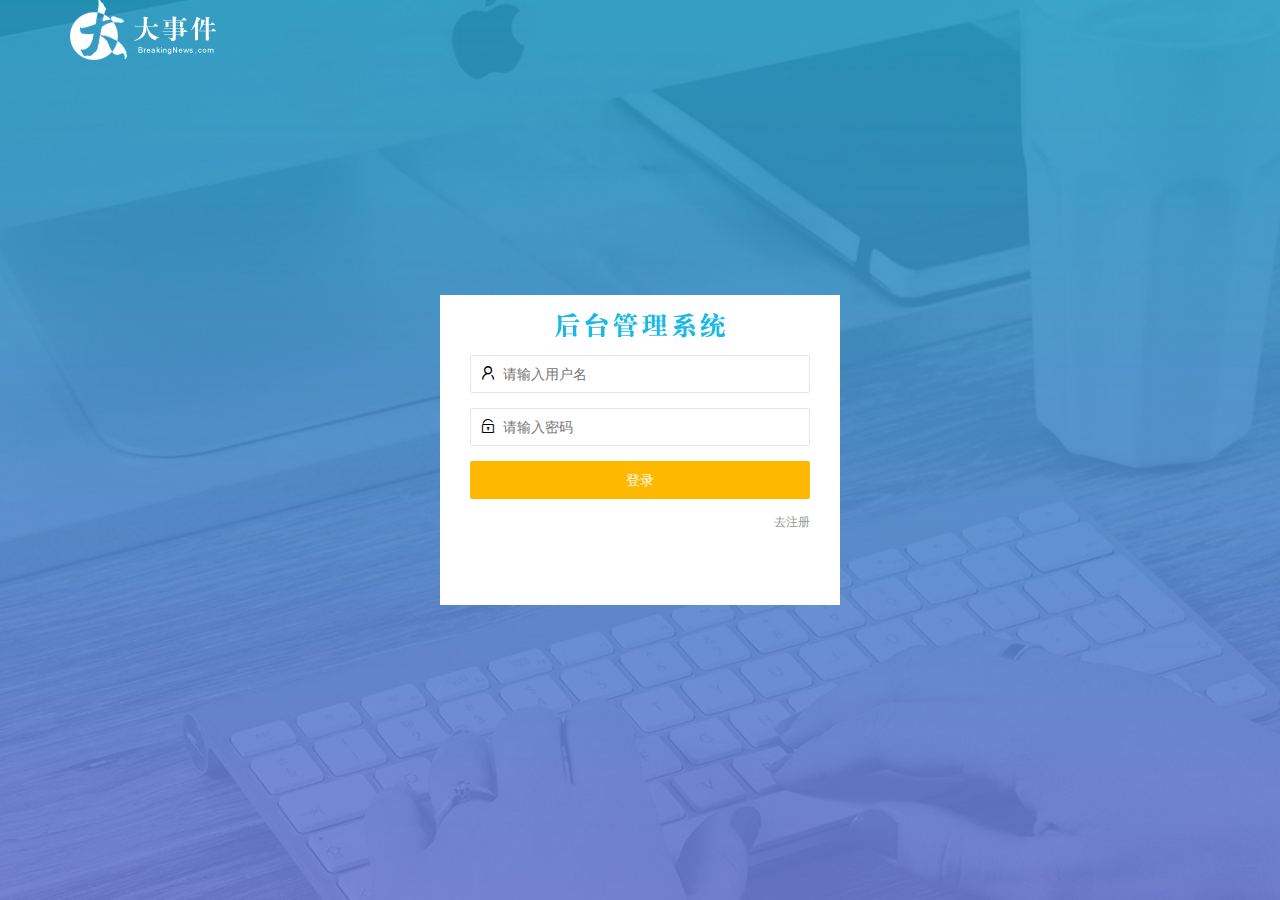
<file: login.html>
<!DOCTYPE html>
<html lang="en">

<head>
    <meta charset="UTF-8" />
    <meta name="viewport" content="width=device-width, initial-scale=1.0" />
    <title>大事件-登录/注册</title>
    <!-- 导入 LayUI 的样式 -->
    <link rel="stylesheet" href="/assets/lib/layui/css/layui.css" />
    <!-- 导入自己的样式表 -->
    <link rel="stylesheet" href="/assets/css/login.css" />

</head>

<body>
    <!-- 头部的 Logo 区域 -->
    <div class="layui-main">
        <img src="/assets/images/logo.png" alt="" />
    </div>

    <!-- 登录注册区域 -->
    <div class="loginAndRegBox">
        <div class="title-box"></div>
        <!-- 登录的页面 -->
        <div class="login_box">
            <form class="layui-form" id="form_login">
                <!-- 用户名 -->
                <div class="layui-form-item">
                    <i class="layui-icon layui-icon-username"></i>
                    <input type="text" name="username" required lay-verify="required" placeholder="请输入用户名"
                        autocomplete="off" class="layui-input">
                </div>
                <!-- 密码 -->
                <div class="layui-form-item">
                    <i class="layui-icon layui-icon-password"></i>
                    <input type="password" name="password" required lay-verify="required|pwd" placeholder="请输入密码"
                        autocomplete="off" class="layui-input">
                </div>
                <!-- 提交按钮 -->
                <div class="layui-form-item">
                    <button class="layui-btn layui-btn-fluid layui-btn-warm" lay-submit>登录</button>
                </div>
                <!-- 跳转按钮 -->
                <div class="layui-form-item links">
                    <a href="javascript:;" id="link_reg">去注册</a>
                </div>
            </form>
        </div>
        <!-- 注册的页面 -->
        <div class="reg_box" style="display: none;">
            <form class="layui-form" id="form_reg">
                <!-- 用户名 -->
                <div class="layui-form-item">
                    <i class="layui-icon layui-icon-username"></i>
                    <input type="text" name="username" required lay-verify="required" placeholder="请输入用户名"
                        autocomplete="off" class="layui-input">
                </div>
                <!-- 密码 -->
                <div class="layui-form-item">
                    <i class="layui-icon layui-icon-password"></i>
                    <input type="password" name="password" required lay-verify="required|pwd" placeholder="请输入密码"
                        autocomplete="off" class="layui-input" id="pwd">
                </div>
                <!-- 再次输入密码 -->
                <div class="layui-form-item">
                    <i class="layui-icon layui-icon-password"></i>
                    <input type="password" name="repassword" required lay-verify="required|pwd|repwd"
                        placeholder="请确认密码" autocomplete="off" class="layui-input">
                </div>
                <!-- 提交按钮 -->
                <div class="layui-form-item">
                    <button class="layui-btn layui-btn-fluid layui-btn-warm" lay-submit>注册</button>
                </div>
                <!-- 跳转按钮 -->
                <div class="layui-form-item links">
                    <a href="javascript:;" id="link_login">去登录</a>
                </div>
            </form>
        </div>
    </div>
    <!-- 导入layui的 js -->
    <script src="/assets/lib/layui/layui.all.js"></script>
    <!-- 导入jq -->
    <script src="/assets/lib/jquery.js"></script>
    <script src="/assets/js/baseAPI.js"></script>
    <script src="/assets/js/login.js"></script>
</body>

</html>
</file>
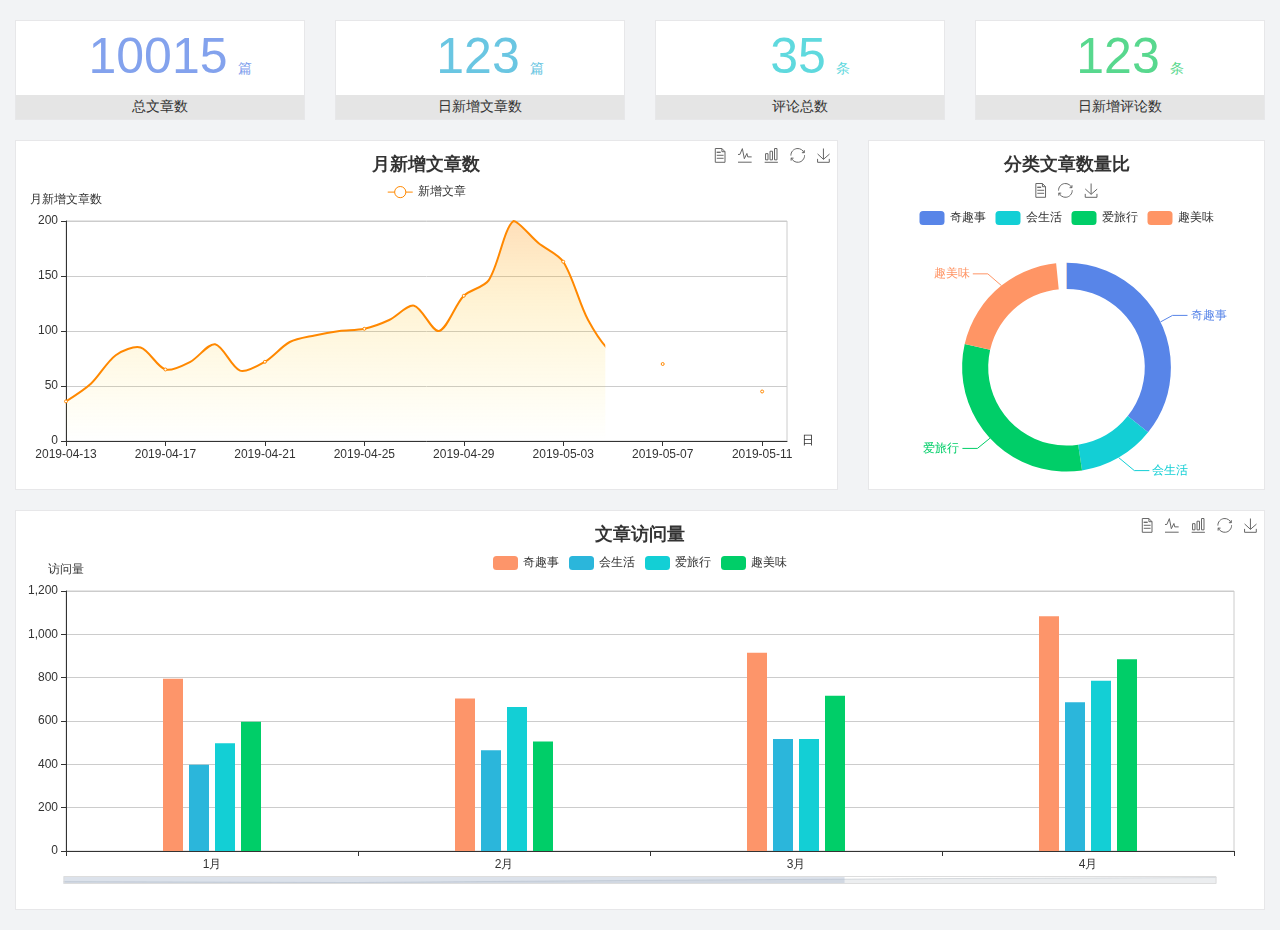
<file: home/dashboard.html>
<!DOCTYPE html>
<html lang="en">

<head>
  <meta charset="UTF-8">
  <meta name="viewport" content="width=device-width, initial-scale=1.0">
  <meta http-equiv="X-UA-Compatible" content="ie=edge">
  <title>图表统计</title>
  <link rel="stylesheet" href="../../assets/lib/bootstrap.css" />
  <link rel="stylesheet" href="../../assets/lib/main.css" />
  <script src="../../assets/lib/jquery.js"></script>
  <script type="text/javascript" src="../../assets/lib/echarts.min.js"></script>
</head>

<body>
  <div class="container-fluid">
    <div class="row spannel_list">
      <div class="col-sm-3 col-xs-6">
        <div class="spannel">
          <em>10015</em><span>篇</span>
          <b>总文章数</b>
        </div>
      </div>
      <div class="col-sm-3 col-xs-6">
        <div class="spannel scolor01">
          <em>123</em><span>篇</span>
          <b>日新增文章数</b>
        </div>
      </div>
      <div class="col-sm-3 col-xs-6">
        <div class="spannel scolor02">
          <em>35</em><span>条</span>
          <b>评论总数</b>
        </div>
      </div>
      <div class="col-sm-3 col-xs-6">
        <div class="spannel scolor03">
          <em>123</em><span>条</span>
          <b>日新增评论数</b>
        </div>
      </div>
    </div>
  </div>

  <div class="container-fluid">
    <div class="row curve-pie">
      <div class="col-lg-8 col-md-8">
        <div class="gragh_pannel" id="curve_show"></div>
      </div>
      <div class="col-lg-4 col-md-4">
        <div class="gragh_pannel" id="pie_show"></div>
      </div>
    </div>
  </div>

  <div class="container-fluid">
    <div class="column_pannel" id="column_show"></div>
  </div>

  <script>
    var oChart = echarts.init(document.getElementById('curve_show'));
    var aList_all = [
      { 'count': 36, 'date': '2019-04-13' },
      { 'count': 52, 'date': '2019-04-14' },
      { 'count': 78, 'date': '2019-04-15' },
      { 'count': 85, 'date': '2019-04-16' },
      { 'count': 65, 'date': '2019-04-17' },
      { 'count': 72, 'date': '2019-04-18' },
      { 'count': 88, 'date': '2019-04-19' },
      { 'count': 64, 'date': '2019-04-20' },
      { 'count': 72, 'date': '2019-04-21' },
      { 'count': 90, 'date': '2019-04-22' },
      { 'count': 96, 'date': '2019-04-23' },
      { 'count': 100, 'date': '2019-04-24' },
      { 'count': 102, 'date': '2019-04-25' },
      { 'count': 110, 'date': '2019-04-26' },
      { 'count': 123, 'date': '2019-04-27' },
      { 'count': 100, 'date': '2019-04-28' },
      { 'count': 132, 'date': '2019-04-29' },
      { 'count': 146, 'date': '2019-04-30' },
      { 'count': 200, 'date': '2019-05-01' },
      { 'count': 180, 'date': '2019-05-02' },
      { 'count': 163, 'date': '2019-05-03' },
      { 'count': 110, 'date': '2019-05-04' },
      { 'count': 80, 'date': '2019-05-05' },
      { 'count': 82, 'date': '2019-05-06' },
      { 'count': 70, 'date': '2019-05-07' },
      { 'count': 65, 'date': '2019-05-08' },
      { 'count': 54, 'date': '2019-05-09' },
      { 'count': 40, 'date': '2019-05-10' },
      { 'count': 45, 'date': '2019-05-11' },
      { 'count': 38, 'date': '2019-05-12' },
    ];

    let aCount = [];
    let aDate = [];

    for (var i = 0; i < aList_all.length; i++) {
      aCount.push(aList_all[i].count);
      aDate.push(aList_all[i].date);
    }

    var chartopt = {
      title: {
        text: '月新增文章数',
        left: 'center',
        top: '10'
      },
      tooltip: {
        trigger: 'axis'
      },
      legend: {
        data: ['新增文章'],
        top: '40'
      },
      toolbox: {
        show: true,
        feature: {
          mark: { show: true },
          dataView: { show: true, readOnly: false },
          magicType: { show: true, type: ['line', 'bar'] },
          restore: { show: true },
          saveAsImage: { show: true }
        }
      },
      calculable: true,
      xAxis: [
        {
          name: '日',
          type: 'category',
          boundaryGap: false,
          data: aDate
        }
      ],
      yAxis: [
        {
          name: '月新增文章数',
          type: 'value'
        }
      ],
      series: [
        {
          name: '新增文章',
          type: 'line',
          smooth: true,
          itemStyle: { normal: { areaStyle: { type: 'default' }, color: '#f80' }, lineStyle: { color: '#f80' } },
          data: aCount
        }],
      areaStyle: {
        normal: {
          color: new echarts.graphic.LinearGradient(0, 0, 0, 1, [{
            offset: 0,
            color: 'rgba(255,136,0,0.39)'
          }, {
            offset: .34,
            color: 'rgba(255,180,0,0.25)'
          }, {
            offset: 1,
            color: 'rgba(255,222,0,0.00)'
          }])

        }
      },
      grid: {
        show: true,
        x: 50,
        x2: 50,
        y: 80,
        height: 220
      }
    };

    oChart.setOption(chartopt);


    var oPie = echarts.init(document.getElementById('pie_show'));
    var oPieopt =
    {
      title: {
        top: 10,
        text: '分类文章数量比',
        x: 'center'
      },
      tooltip: {
        trigger: 'item',
        formatter: "{a} <br/>{b} : {c} ({d}%)"
      },
      color: ['#5885e8', '#13cfd5', '#00ce68', '#ff9565'],
      legend: {
        x: 'center',
        top: 65,
        data: ['奇趣事', '会生活', '爱旅行', '趣美味']
      },
      toolbox: {
        show: true,
        x: 'center',
        top: 35,
        feature: {
          mark: { show: true },
          dataView: { show: true, readOnly: false },
          magicType: {
            show: true,
            type: ['pie', 'funnel'],
            option: {
              funnel: {
                x: '25%',
                width: '50%',
                funnelAlign: 'left',
                max: 1548
              }
            }
          },
          restore: { show: true },
          saveAsImage: { show: true }
        }
      },
      calculable: true,
      series: [
        {
          name: '访问来源',
          type: 'pie',
          radius: ['45%', '60%'],
          center: ['50%', '65%'],
          data: [
            { value: 300, name: '奇趣事' },
            { value: 100, name: '会生活' },
            { value: 260, name: '爱旅行' },
            { value: 180, name: '趣美味' }
          ]
        }
      ]
    };
    oPie.setOption(oPieopt);



    var oColumn = this.echarts.init(document.getElementById('column_show'));
    var oColumnopt =
    {
      title: {
        text: '文章访问量',
        left: 'center',
        top: '10'
      },
      tooltip: {
        trigger: 'axis'
      },
      legend: {
        data: ['奇趣事', '会生活', '爱旅行', '趣美味'],
        top: '40'
      },
      toolbox: {
        show: true,
        feature: {
          mark: { show: true },
          dataView: { show: true, readOnly: false },
          magicType: { show: true, type: ['line', 'bar'] },
          restore: { show: true },
          saveAsImage: { show: true }
        }
      },
      calculable: true,
      xAxis: [
        {
          type: 'category',
          data: ['1月', '2月', '3月', '4月', '5月']
        }
      ],
      yAxis: [
        {
          name: '访问量',
          type: 'value'
        }
      ],
      series: [
        {
          name: '奇趣事',
          type: 'bar',
          barWidth: 20,
          itemStyle: {
            normal: { areaStyle: { type: 'default' }, color: '#fd956a' }
          },
          data: [800, 708, 920, 1090, 1200]
        },
        {
          name: '会生活',
          type: 'bar',
          barWidth: 20,
          itemStyle: {
            normal: { areaStyle: { type: 'default' }, color: '#2bb6db' }
          },
          data: [400, 468, 520, 690, 800]
        },
        {
          name: '爱旅行',
          type: 'bar',
          barWidth: 20,
          itemStyle: {
            normal: { areaStyle: { type: 'default' }, color: '#13cfd5' }
          },
          data: [500, 668, 520, 790, 900]
        },
        {
          name: '趣美味',
          type: 'bar',
          barWidth: 20,
          itemStyle: {
            normal: { areaStyle: { type: 'default' }, color: '#00ce68' }
          },
          data: [600, 508, 720, 890, 1000]
        }
      ],
      grid: {
        show: true,
        x: 50,
        x2: 30,
        y: 80,
        height: 260
      },
      dataZoom: [//给x轴设置滚动条
        {
          start: 0,//默认为0
          end: 100 - 1000 / 31,//默认为100
          type: 'slider',
          show: true,
          xAxisIndex: [0],
          handleSize: 0,//滑动条的 左右2个滑动条的大小
          height: 8,//组件高度
          left: 45, //左边的距离
          right: 50,//右边的距离
          bottom: 26,//右边的距离
          handleColor: '#ddd',//h滑动图标的颜色
          handleStyle: {
            borderColor: "#cacaca",
            borderWidth: "1",
            shadowBlur: 2,
            background: "#ddd",
            shadowColor: "#ddd",
          }
        }]
    };
    oColumn.setOption(oColumnopt);
  </script>
</body>

</html>
</file>
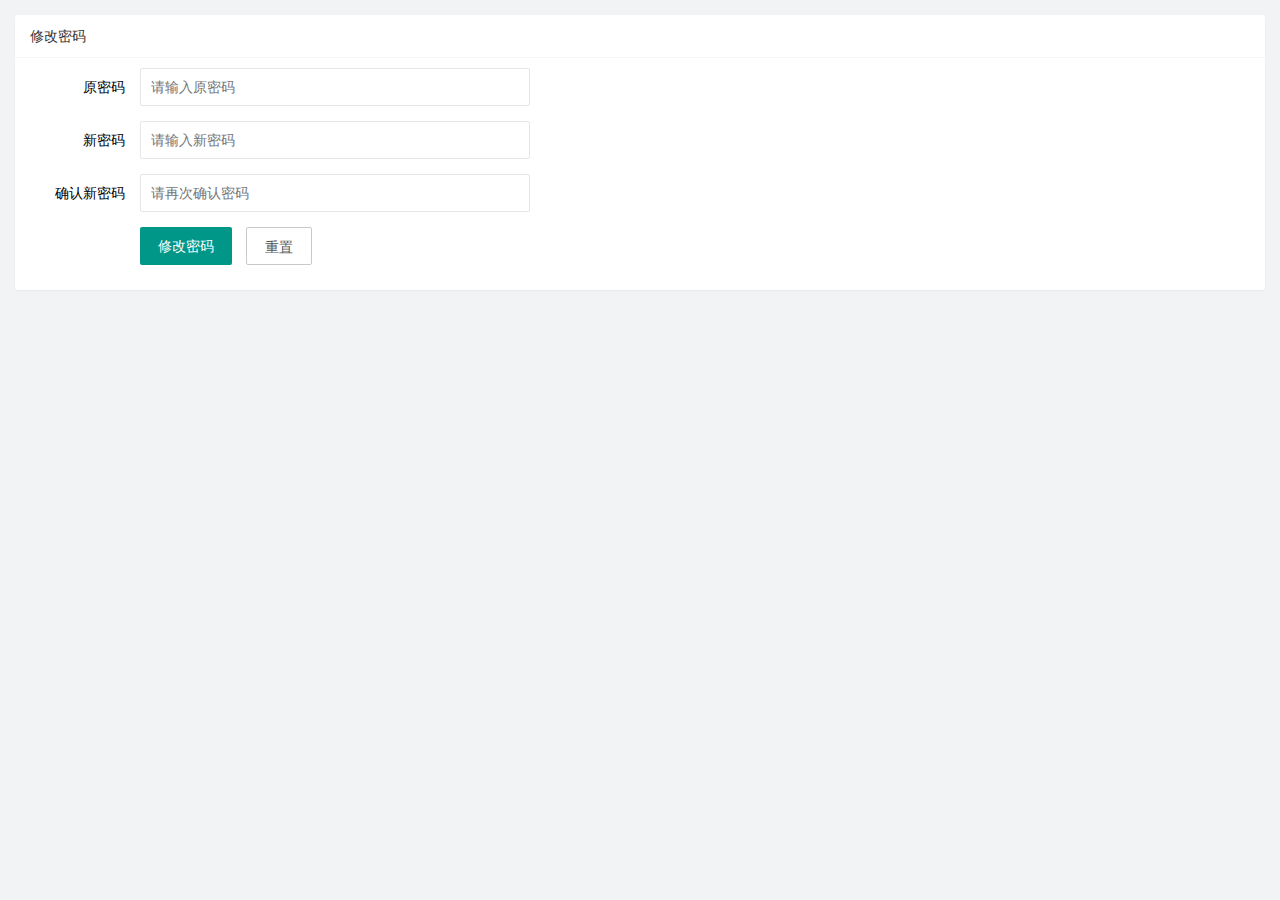
<file: user/uaer_pwd.html>
<!DOCTYPE html>
<html lang="en">

<head>
    <meta charset="UTF-8" />
    <meta name="viewport" content="width=device-width, initial-scale=1.0" />
    <title>Document</title>
    <link rel="stylesheet" href="/assets/lib/layui/css/layui.css" />
    <link rel="stylesheet" href="/assets/css/user/user_pwd.css" />
</head>

<body>
    <!-- 卡片区域 -->
    <div class="layui-card">
        <div class="layui-card-header">修改密码</div>
        <div class="layui-card-body">
            <form class="layui-form">
                <div class="layui-form-item">
                    <label class="layui-form-label">原密码</label>
                    <div class="layui-input-block">
                        <input type="password" name="oldPwd" required lay-verify="required|pwd" placeholder="请输入原密码"
                            autocomplete="off" class="layui-input" />
                    </div>
                </div>
                <div class="layui-form-item">
                    <label class="layui-form-label">新密码</label>
                    <div class="layui-input-block">
                        <input type="password" name="newPwd" required lay-verify="required|pwd|samePwd"
                            placeholder="请输入新密码" autocomplete="off" class="layui-input" />
                    </div>
                </div>
                <div class="layui-form-item">
                    <label class="layui-form-label">确认新密码</label>
                    <div class="layui-input-block">
                        <input type="password" name="rePwd" required lay-verify="required|pwd|rePwd"
                            placeholder="请再次确认密码" autocomplete="off" class="layui-input" />
                    </div>
                </div>
                <div class="layui-form-item">
                    <div class="layui-input-block">
                        <button class="layui-btn" lay-submit lay-filter="formDemo">修改密码</button>
                        <button type="reset" class="layui-btn layui-btn-primary">重置</button>
                    </div>
                </div>
            </form>
        </div>
    </div>
    <!-- 导入 layui 的 js -->
    <script src="/assets/lib/layui/layui.all.js"></script><!-- 导入 jQuery -->
    <script src="/assets/lib/jquery.js"></script><!-- 导入 baseAPI -->
    <script src="/assets/js/baseAPI.js"></script><!-- 导入自己的 js -->
    <script src="/assets/js/user/user_pwd.js"></script>
</body>

</html>
</file>
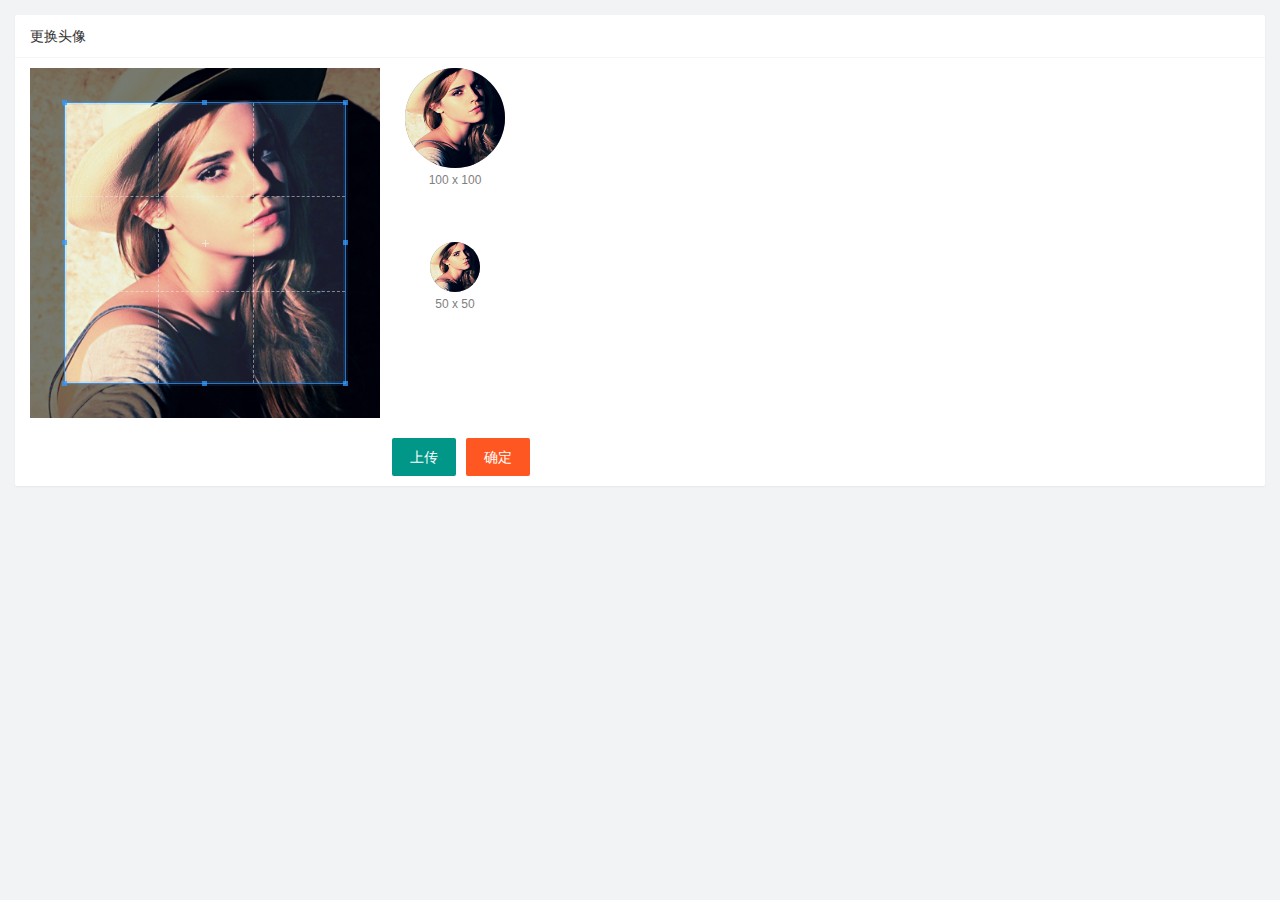
<file: user/user_avatar.html>
<!DOCTYPE html>
<html lang="en">

<head>
    <meta charset="UTF-8" />
    <meta name="viewport" content="width=device-width, initial-scale=1.0" />
    <title>Document</title>
    <link rel="stylesheet" href="/assets/lib/layui/css/layui.css" />
    <link rel="stylesheet" href="/assets/css/user/user_avatar.css" />
    <link rel="stylesheet" href="/assets/lib/cropper/cropper.css" />
</head>

<body>
    <!-- 卡片区域 -->
    <div class="layui-card">
        <div class="layui-card-header">更换头像</div>
        <div class="layui-card-body">
            <!-- 第一行的图片裁剪和预览区域 -->
            <div class="row1">
                <!-- 图片裁剪区域 -->
                <div class="cropper-box">
                    <!-- 这个 img 标签很重要，将来会把它初始化为裁剪区域 -->
                    <img id="image" src="/assets/images/sample.jpg" />
                </div>
                <!-- 图片的预览区域 -->
                <div class="preview-box">
                    <div>
                        <!-- 宽高为 100px 的预览区域 -->
                        <div class="img-preview w100"></div>
                        <p class="size">100 x 100</p>
                    </div>
                    <div>
                        <!-- 宽高为 50px 的预览区域 -->
                        <div class="img-preview w50"></div>
                        <p class="size">50 x 50</p>
                    </div>
                </div>
            </div <!-- 第二行的按钮区域 -->
            <div class="row2">
                <!-- 通过accept属性可以选择指定类型 -->
                <input type="file" id="file" accept="image/png,image/jpeg" />
                <button type="button" class="layui-btn" id="btnChooseImage">上传</button>
                <button type="button" class="layui-btn layui-btn-danger" id="btnUpload">确定</button>
            </div>
        </div>
    </div>
    <script src="/assets/lib/layui/layui.all.js"></script>
    <script src="/assets/lib/jquery.js"></script>
    <script src="/assets/lib/cropper/Cropper.js"></script>
    <script src="/assets/lib/cropper/jquery-cropper.js"></script>
    <script src="/assets/js/baseAPI.js"></script>
    <script src="/assets/js/user/user_avatar.js"></script>
</body>

</html>
</file>
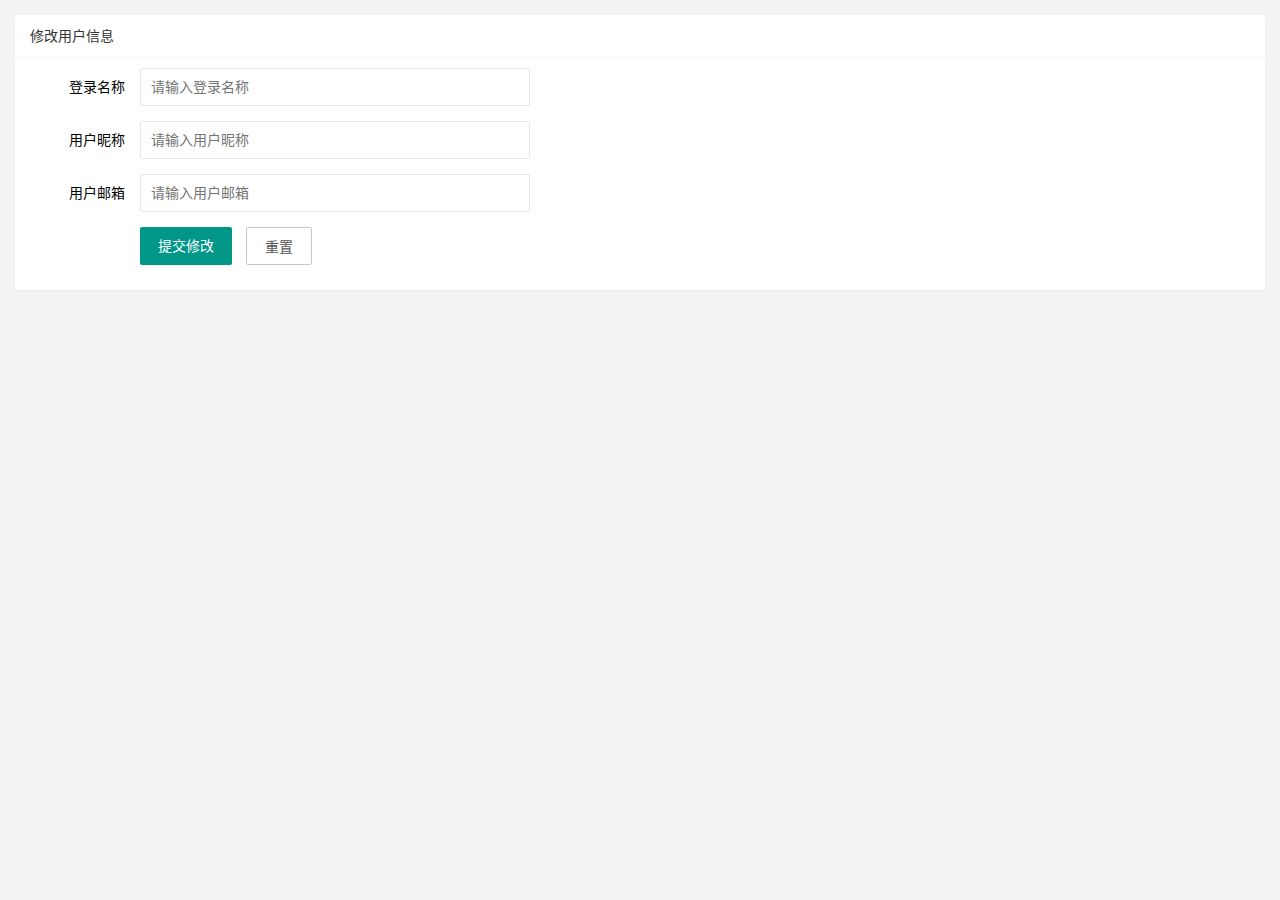
<file: user/user_info.html>
<!DOCTYPE html>
<html lang="zh-CN">

<head>
    <meta charset="UTF-8">
    <meta name="viewport" content="width=device-width, initial-scale=1.0">
    <title>Document</title>
    <!-- 导入 layui 的样式 -->
    <link rel="stylesheet" href="/assets/lib/layui/css/layui.css" />
    <!-- 导入自己的样式 -->
    <link rel="stylesheet" href="/assets/css/user/user_info.css" />
</head>

<body>
    <!-- 卡片区域 -->
    <div class="layui-card">
        <div class="layui-card-header">修改用户信息</div>
        <div class="layui-card-body">
            <!-- form 表单区域 -->
            <form class="layui-form" action="" lay-filter="formUserInfo">
                <!-- 这是隐藏域 -->
                <input type="hidden" name="id" />
                <div class="layui-form-item">
                    <label class="layui-form-label">登录名称</label>
                    <div class="layui-input-block">
                        <input type="text" name="username" required lay-verify="required" placeholder="请输入登录名称"
                            autocomplete="off" class="layui-input" readonly />
                    </div>
                </div>
                <div class="layui-form-item">
                    <label class="layui-form-label">用户昵称</label>
                    <div class="layui-input-block">
                        <input type="text" name="nickname" required lay-verify="required|nickname" placeholder="请输入用户昵称"
                            autocomplete="off" class="layui-input" />
                    </div>
                </div>
                <div class="layui-form-item">
                    <label class="layui-form-label">用户邮箱</label>
                    <div class="layui-input-block">
                        <input type="text" name="email" required lay-verify="required|email" placeholder="请输入用户邮箱"
                            autocomplete="off" class="layui-input" />
                    </div>
                </div>
                <div class="layui-form-item">
                    <div class="layui-input-block">
                        <button class="layui-btn" lay-submit lay-filter="formDemo">提交修改</button>
                        <button type="reset" class="layui-btn layui-btn-primary" id="btnReset">重置</button>
                    </div>
                </div>
            </form>
        </div>
    </div>
    <!-- 导入 layui 的 js -->
    <script src="/assets/lib/layui/layui.all.js"></script>
    <!-- 导入 jquery -->
    <script src="/assets/lib/jquery.js"></script>
    <script src="/assets/js/baseAPI.js"></script>
    <!-- 导入自己的 js -->
    <script src="/assets/js/user/user_info.js"></script>
</body>

</html>
</file>
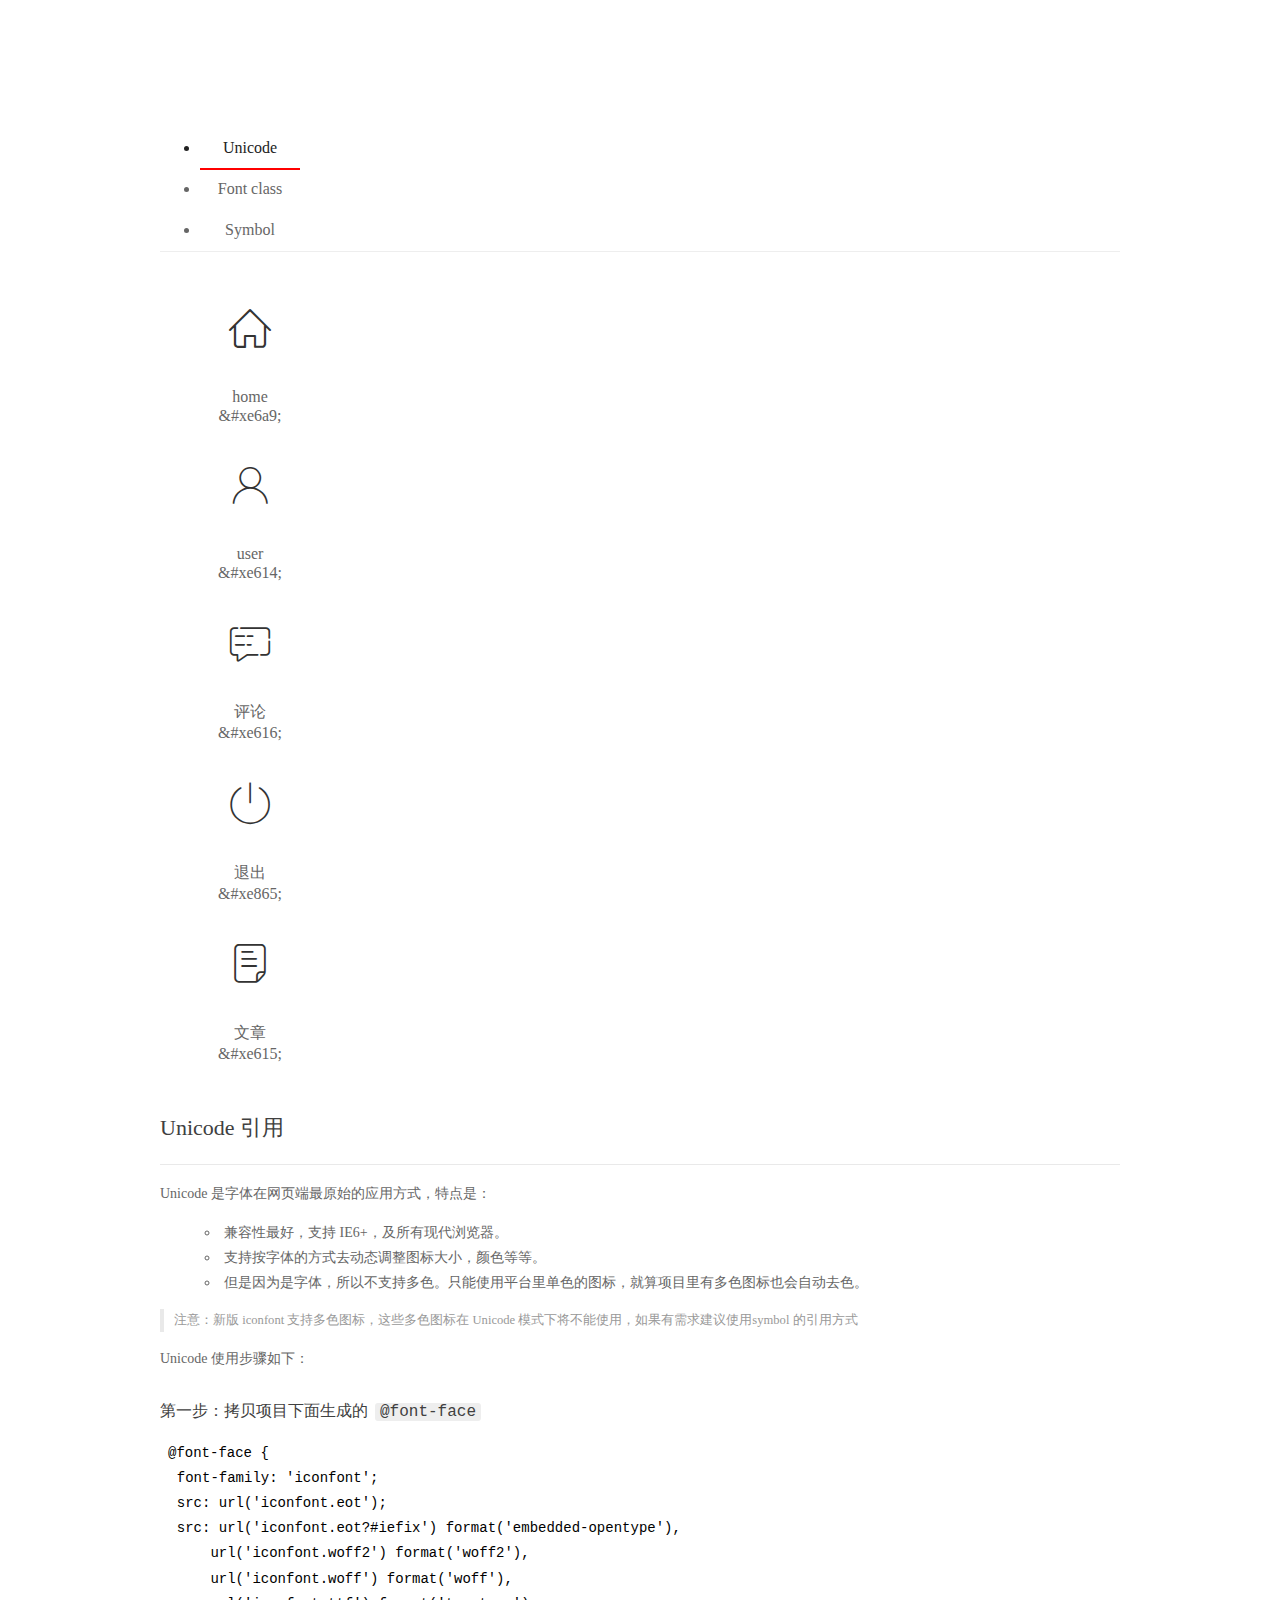
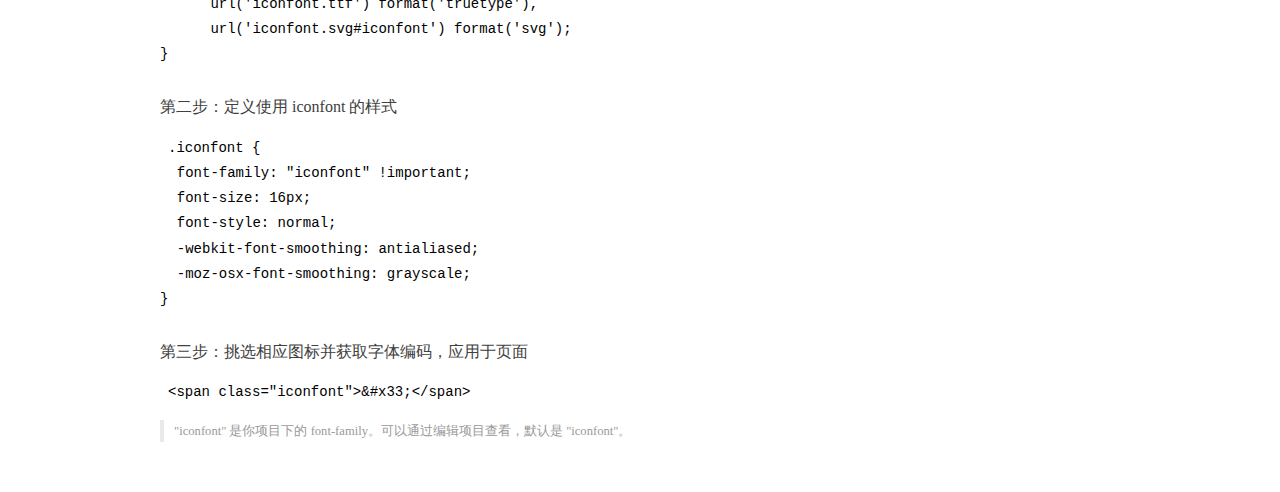
<file: assets/fonts/demo_index.html>
<!DOCTYPE html>
<html>
<head>
  <meta charset="utf-8"/>
  <title>IconFont Demo</title>
  <link rel="shortcut icon" href="https://gtms04.alicdn.com/tps/i4/TB1_oz6GVXXXXaFXpXXJDFnIXXX-64-64.ico" type="image/x-icon"/>
  <link rel="stylesheet" href="https://g.alicdn.com/thx/cube/1.3.2/cube.min.css">
  <link rel="stylesheet" href="demo.css">
  <link rel="stylesheet" href="iconfont.css">
  <script src="iconfont.js"></script>
  <!-- jQuery -->
  <script src="https://a1.alicdn.com/oss/uploads/2018/12/26/7bfddb60-08e8-11e9-9b04-53e73bb6408b.js"></script>
  <!-- 代码高亮 -->
  <script src="https://a1.alicdn.com/oss/uploads/2018/12/26/a3f714d0-08e6-11e9-8a15-ebf944d7534c.js"></script>
</head>
<body>
  <div class="main">
    <h1 class="logo"><a href="https://www.iconfont.cn/" title="iconfont 首页" target="_blank">&#xe86b;</a></h1>
    <div class="nav-tabs">
      <ul id="tabs" class="dib-box">
        <li class="dib active"><span>Unicode</span></li>
        <li class="dib"><span>Font class</span></li>
        <li class="dib"><span>Symbol</span></li>
      </ul>
      
    </div>
    <div class="tab-container">
      <div class="content unicode" style="display: block;">
          <ul class="icon_lists dib-box">
          
            <li class="dib">
              <span class="icon iconfont">&#xe6a9;</span>
                <div class="name">home</div>
                <div class="code-name">&amp;#xe6a9;</div>
              </li>
          
            <li class="dib">
              <span class="icon iconfont">&#xe614;</span>
                <div class="name">user</div>
                <div class="code-name">&amp;#xe614;</div>
              </li>
          
            <li class="dib">
              <span class="icon iconfont">&#xe616;</span>
                <div class="name">评论</div>
                <div class="code-name">&amp;#xe616;</div>
              </li>
          
            <li class="dib">
              <span class="icon iconfont">&#xe865;</span>
                <div class="name">退出</div>
                <div class="code-name">&amp;#xe865;</div>
              </li>
          
            <li class="dib">
              <span class="icon iconfont">&#xe615;</span>
                <div class="name">文章</div>
                <div class="code-name">&amp;#xe615;</div>
              </li>
          
          </ul>
          <div class="article markdown">
          <h2 id="unicode-">Unicode 引用</h2>
          <hr>

          <p>Unicode 是字体在网页端最原始的应用方式，特点是：</p>
          <ul>
            <li>兼容性最好，支持 IE6+，及所有现代浏览器。</li>
            <li>支持按字体的方式去动态调整图标大小，颜色等等。</li>
            <li>但是因为是字体，所以不支持多色。只能使用平台里单色的图标，就算项目里有多色图标也会自动去色。</li>
          </ul>
          <blockquote>
            <p>注意：新版 iconfont 支持多色图标，这些多色图标在 Unicode 模式下将不能使用，如果有需求建议使用symbol 的引用方式</p>
          </blockquote>
          <p>Unicode 使用步骤如下：</p>
          <h3 id="-font-face">第一步：拷贝项目下面生成的 <code>@font-face</code></h3>
<pre><code class="language-css"
>@font-face {
  font-family: 'iconfont';
  src: url('iconfont.eot');
  src: url('iconfont.eot?#iefix') format('embedded-opentype'),
      url('iconfont.woff2') format('woff2'),
      url('iconfont.woff') format('woff'),
      url('iconfont.ttf') format('truetype'),
      url('iconfont.svg#iconfont') format('svg');
}
</code></pre>
          <h3 id="-iconfont-">第二步：定义使用 iconfont 的样式</h3>
<pre><code class="language-css"
>.iconfont {
  font-family: "iconfont" !important;
  font-size: 16px;
  font-style: normal;
  -webkit-font-smoothing: antialiased;
  -moz-osx-font-smoothing: grayscale;
}
</code></pre>
          <h3 id="-">第三步：挑选相应图标并获取字体编码，应用于页面</h3>
<pre>
<code class="language-html"
>&lt;span class="iconfont"&gt;&amp;#x33;&lt;/span&gt;
</code></pre>
          <blockquote>
            <p>"iconfont" 是你项目下的 font-family。可以通过编辑项目查看，默认是 "iconfont"。</p>
          </blockquote>
          </div>
      </div>
      <div class="content font-class">
        <ul class="icon_lists dib-box">
          
          <li class="dib">
            <span class="icon iconfont icon-home"></span>
            <div class="name">
              home
            </div>
            <div class="code-name">.icon-home
            </div>
          </li>
          
          <li class="dib">
            <span class="icon iconfont icon-user"></span>
            <div class="name">
              user
            </div>
            <div class="code-name">.icon-user
            </div>
          </li>
          
          <li class="dib">
            <span class="icon iconfont icon-pinglun"></span>
            <div class="name">
              评论
            </div>
            <div class="code-name">.icon-pinglun
            </div>
          </li>
          
          <li class="dib">
            <span class="icon iconfont icon-tuichu"></span>
            <div class="name">
              退出
            </div>
            <div class="code-name">.icon-tuichu
            </div>
          </li>
          
          <li class="dib">
            <span class="icon iconfont icon-16"></span>
            <div class="name">
              文章
            </div>
            <div class="code-name">.icon-16
            </div>
          </li>
          
        </ul>
        <div class="article markdown">
        <h2 id="font-class-">font-class 引用</h2>
        <hr>

        <p>font-class 是 Unicode 使用方式的一种变种，主要是解决 Unicode 书写不直观，语意不明确的问题。</p>
        <p>与 Unicode 使用方式相比，具有如下特点：</p>
        <ul>
          <li>兼容性良好，支持 IE8+，及所有现代浏览器。</li>
          <li>相比于 Unicode 语意明确，书写更直观。可以很容易分辨这个 icon 是什么。</li>
          <li>因为使用 class 来定义图标，所以当要替换图标时，只需要修改 class 里面的 Unicode 引用。</li>
          <li>不过因为本质上还是使用的字体，所以多色图标还是不支持的。</li>
        </ul>
        <p>使用步骤如下：</p>
        <h3 id="-fontclass-">第一步：引入项目下面生成的 fontclass 代码：</h3>
<pre><code class="language-html">&lt;link rel="stylesheet" href="./iconfont.css"&gt;
</code></pre>
        <h3 id="-">第二步：挑选相应图标并获取类名，应用于页面：</h3>
<pre><code class="language-html">&lt;span class="iconfont icon-xxx"&gt;&lt;/span&gt;
</code></pre>
        <blockquote>
          <p>"
            iconfont" 是你项目下的 font-family。可以通过编辑项目查看，默认是 "iconfont"。</p>
        </blockquote>
      </div>
      </div>
      <div class="content symbol">
          <ul class="icon_lists dib-box">
          
            <li class="dib">
                <svg class="icon svg-icon" aria-hidden="true">
                  <use xlink:href="#icon-home"></use>
                </svg>
                <div class="name">home</div>
                <div class="code-name">#icon-home</div>
            </li>
          
            <li class="dib">
                <svg class="icon svg-icon" aria-hidden="true">
                  <use xlink:href="#icon-user"></use>
                </svg>
                <div class="name">user</div>
                <div class="code-name">#icon-user</div>
            </li>
          
            <li class="dib">
                <svg class="icon svg-icon" aria-hidden="true">
                  <use xlink:href="#icon-pinglun"></use>
                </svg>
                <div class="name">评论</div>
                <div class="code-name">#icon-pinglun</div>
            </li>
          
            <li class="dib">
                <svg class="icon svg-icon" aria-hidden="true">
                  <use xlink:href="#icon-tuichu"></use>
                </svg>
                <div class="name">退出</div>
                <div class="code-name">#icon-tuichu</div>
            </li>
          
            <li class="dib">
                <svg class="icon svg-icon" aria-hidden="true">
                  <use xlink:href="#icon-16"></use>
                </svg>
                <div class="name">文章</div>
                <div class="code-name">#icon-16</div>
            </li>
          
          </ul>
          <div class="article markdown">
          <h2 id="symbol-">Symbol 引用</h2>
          <hr>

          <p>这是一种全新的使用方式，应该说这才是未来的主流，也是平台目前推荐的用法。相关介绍可以参考这篇<a href="">文章</a>
            这种用法其实是做了一个 SVG 的集合，与另外两种相比具有如下特点：</p>
          <ul>
            <li>支持多色图标了，不再受单色限制。</li>
            <li>通过一些技巧，支持像字体那样，通过 <code>font-size</code>, <code>color</code> 来调整样式。</li>
            <li>兼容性较差，支持 IE9+，及现代浏览器。</li>
            <li>浏览器渲染 SVG 的性能一般，还不如 png。</li>
          </ul>
          <p>使用步骤如下：</p>
          <h3 id="-symbol-">第一步：引入项目下面生成的 symbol 代码：</h3>
<pre><code class="language-html">&lt;script src="./iconfont.js"&gt;&lt;/script&gt;
</code></pre>
          <h3 id="-css-">第二步：加入通用 CSS 代码（引入一次就行）：</h3>
<pre><code class="language-html">&lt;style&gt;
.icon {
  width: 1em;
  height: 1em;
  vertical-align: -0.15em;
  fill: currentColor;
  overflow: hidden;
}
&lt;/style&gt;
</code></pre>
          <h3 id="-">第三步：挑选相应图标并获取类名，应用于页面：</h3>
<pre><code class="language-html">&lt;svg class="icon" aria-hidden="true"&gt;
  &lt;use xlink:href="#icon-xxx"&gt;&lt;/use&gt;
&lt;/svg&gt;
</code></pre>
          </div>
      </div>

    </div>
  </div>
  <script>
  $(document).ready(function () {
      $('.tab-container .content:first').show()

      $('#tabs li').click(function (e) {
        var tabContent = $('.tab-container .content')
        var index = $(this).index()

        if ($(this).hasClass('active')) {
          return
        } else {
          $('#tabs li').removeClass('active')
          $(this).addClass('active')

          tabContent.hide().eq(index).fadeIn()
        }
      })
    })
  </script>
</body>
</html>
</file>
<file: assets/lib/layui/css/layui.css>
/** layui-v2.5.5 MIT License By https://www.layui.com */
 .layui-inline,img{display:inline-block;vertical-align:middle}h1,h2,h3,h4,h5,h6{font-weight:400}.layui-edge,.layui-header,.layui-inline,.layui-main{position:relative}.layui-body,.layui-edge,.layui-elip{overflow:hidden}.layui-btn,.layui-edge,.layui-inline,img{vertical-align:middle}.layui-btn,.layui-disabled,.layui-icon,.layui-unselect{-moz-user-select:none;-webkit-user-select:none;-ms-user-select:none}.layui-elip,.layui-form-checkbox span,.layui-form-pane .layui-form-label{text-overflow:ellipsis;white-space:nowrap}.layui-breadcrumb,.layui-tree-btnGroup{visibility:hidden}blockquote,body,button,dd,div,dl,dt,form,h1,h2,h3,h4,h5,h6,input,li,ol,p,pre,td,textarea,th,ul{margin:0;padding:0;-webkit-tap-highlight-color:rgba(0,0,0,0)}a:active,a:hover{outline:0}img{border:none}li{list-style:none}table{border-collapse:collapse;border-spacing:0}h4,h5,h6{font-size:100%}button,input,optgroup,option,select,textarea{font-family:inherit;font-size:inherit;font-style:inherit;font-weight:inherit;outline:0}pre{white-space:pre-wrap;white-space:-moz-pre-wrap;white-space:-pre-wrap;white-space:-o-pre-wrap;word-wrap:break-word}body{line-height:24px;font:14px Helvetica Neue,Helvetica,PingFang SC,Tahoma,Arial,sans-serif}hr{height:1px;margin:10px 0;border:0;clear:both}a{color:#333;text-decoration:none}a:hover{color:#777}a cite{font-style:normal;*cursor:pointer}.layui-border-box,.layui-border-box *{box-sizing:border-box}.layui-box,.layui-box *{box-sizing:content-box}.layui-clear{clear:both;*zoom:1}.layui-clear:after{content:'\20';clear:both;*zoom:1;display:block;height:0}.layui-inline{*display:inline;*zoom:1}.layui-edge{display:inline-block;width:0;height:0;border-width:6px;border-style:dashed;border-color:transparent}.layui-edge-top{top:-4px;border-bottom-color:#999;border-bottom-style:solid}.layui-edge-right{border-left-color:#999;border-left-style:solid}.layui-edge-bottom{top:2px;border-top-color:#999;border-top-style:solid}.layui-edge-left{border-right-color:#999;border-right-style:solid}.layui-disabled,.layui-disabled:hover{color:#d2d2d2!important;cursor:not-allowed!important}.layui-circle{border-radius:100%}.layui-show{display:block!important}.layui-hide{display:none!important}@font-face{font-family:layui-icon;src:url(../font/iconfont.eot?v=250);src:url(../font/iconfont.eot?v=250#iefix) format('embedded-opentype'),url(../font/iconfont.woff2?v=250) format('woff2'),url(../font/iconfont.woff?v=250) format('woff'),url(../font/iconfont.ttf?v=250) format('truetype'),url(../font/iconfont.svg?v=250#layui-icon) format('svg')}.layui-icon{font-family:layui-icon!important;font-size:16px;font-style:normal;-webkit-font-smoothing:antialiased;-moz-osx-font-smoothing:grayscale}.layui-icon-reply-fill:before{content:"\e611"}.layui-icon-set-fill:before{content:"\e614"}.layui-icon-menu-fill:before{content:"\e60f"}.layui-icon-search:before{content:"\e615"}.layui-icon-share:before{content:"\e641"}.layui-icon-set-sm:before{content:"\e620"}.layui-icon-engine:before{content:"\e628"}.layui-icon-close:before{content:"\1006"}.layui-icon-close-fill:before{content:"\1007"}.layui-icon-chart-screen:before{content:"\e629"}.layui-icon-star:before{content:"\e600"}.layui-icon-circle-dot:before{content:"\e617"}.layui-icon-chat:before{content:"\e606"}.layui-icon-release:before{content:"\e609"}.layui-icon-list:before{content:"\e60a"}.layui-icon-chart:before{content:"\e62c"}.layui-icon-ok-circle:before{content:"\1005"}.layui-icon-layim-theme:before{content:"\e61b"}.layui-icon-table:before{content:"\e62d"}.layui-icon-right:before{content:"\e602"}.layui-icon-left:before{content:"\e603"}.layui-icon-cart-simple:before{content:"\e698"}.layui-icon-face-cry:before{content:"\e69c"}.layui-icon-face-smile:before{content:"\e6af"}.layui-icon-survey:before{content:"\e6b2"}.layui-icon-tree:before{content:"\e62e"}.layui-icon-upload-circle:before{content:"\e62f"}.layui-icon-add-circle:before{content:"\e61f"}.layui-icon-download-circle:before{content:"\e601"}.layui-icon-templeate-1:before{content:"\e630"}.layui-icon-util:before{content:"\e631"}.layui-icon-face-surprised:before{content:"\e664"}.layui-icon-edit:before{content:"\e642"}.layui-icon-speaker:before{content:"\e645"}.layui-icon-down:before{content:"\e61a"}.layui-icon-file:before{content:"\e621"}.layui-icon-layouts:before{content:"\e632"}.layui-icon-rate-half:before{content:"\e6c9"}.layui-icon-add-circle-fine:before{content:"\e608"}.layui-icon-prev-circle:before{content:"\e633"}.layui-icon-read:before{content:"\e705"}.layui-icon-404:before{content:"\e61c"}.layui-icon-carousel:before{content:"\e634"}.layui-icon-help:before{content:"\e607"}.layui-icon-code-circle:before{content:"\e635"}.layui-icon-water:before{content:"\e636"}.layui-icon-username:before{content:"\e66f"}.layui-icon-find-fill:before{content:"\e670"}.layui-icon-about:before{content:"\e60b"}.layui-icon-location:before{content:"\e715"}.layui-icon-up:before{content:"\e619"}.layui-icon-pause:before{content:"\e651"}.layui-icon-date:before{content:"\e637"}.layui-icon-layim-uploadfile:before{content:"\e61d"}.layui-icon-delete:before{content:"\e640"}.layui-icon-play:before{content:"\e652"}.layui-icon-top:before{content:"\e604"}.layui-icon-friends:before{content:"\e612"}.layui-icon-refresh-3:before{content:"\e9aa"}.layui-icon-ok:before{content:"\e605"}.layui-icon-layer:before{content:"\e638"}.layui-icon-face-smile-fine:before{content:"\e60c"}.layui-icon-dollar:before{content:"\e659"}.layui-icon-group:before{content:"\e613"}.layui-icon-layim-download:before{content:"\e61e"}.layui-icon-picture-fine:before{content:"\e60d"}.layui-icon-link:before{content:"\e64c"}.layui-icon-diamond:before{content:"\e735"}.layui-icon-log:before{content:"\e60e"}.layui-icon-rate-solid:before{content:"\e67a"}.layui-icon-fonts-del:before{content:"\e64f"}.layui-icon-unlink:before{content:"\e64d"}.layui-icon-fonts-clear:before{content:"\e639"}.layui-icon-triangle-r:before{content:"\e623"}.layui-icon-circle:before{content:"\e63f"}.layui-icon-radio:before{content:"\e643"}.layui-icon-align-center:before{content:"\e647"}.layui-icon-align-right:before{content:"\e648"}.layui-icon-align-left:before{content:"\e649"}.layui-icon-loading-1:before{content:"\e63e"}.layui-icon-return:before{content:"\e65c"}.layui-icon-fonts-strong:before{content:"\e62b"}.layui-icon-upload:before{content:"\e67c"}.layui-icon-dialogue:before{content:"\e63a"}.layui-icon-video:before{content:"\e6ed"}.layui-icon-headset:before{content:"\e6fc"}.layui-icon-cellphone-fine:before{content:"\e63b"}.layui-icon-add-1:before{content:"\e654"}.layui-icon-face-smile-b:before{content:"\e650"}.layui-icon-fonts-html:before{content:"\e64b"}.layui-icon-form:before{content:"\e63c"}.layui-icon-cart:before{content:"\e657"}.layui-icon-camera-fill:before{content:"\e65d"}.layui-icon-tabs:before{content:"\e62a"}.layui-icon-fonts-code:before{content:"\e64e"}.layui-icon-fire:before{content:"\e756"}.layui-icon-set:before{content:"\e716"}.layui-icon-fonts-u:before{content:"\e646"}.layui-icon-triangle-d:before{content:"\e625"}.layui-icon-tips:before{content:"\e702"}.layui-icon-picture:before{content:"\e64a"}.layui-icon-more-vertical:before{content:"\e671"}.layui-icon-flag:before{content:"\e66c"}.layui-icon-loading:before{content:"\e63d"}.layui-icon-fonts-i:before{content:"\e644"}.layui-icon-refresh-1:before{content:"\e666"}.layui-icon-rmb:before{content:"\e65e"}.layui-icon-home:before{content:"\e68e"}.layui-icon-user:before{content:"\e770"}.layui-icon-notice:before{content:"\e667"}.layui-icon-login-weibo:before{content:"\e675"}.layui-icon-voice:before{content:"\e688"}.layui-icon-upload-drag:before{content:"\e681"}.layui-icon-login-qq:before{content:"\e676"}.layui-icon-snowflake:before{content:"\e6b1"}.layui-icon-file-b:before{content:"\e655"}.layui-icon-template:before{content:"\e663"}.layui-icon-auz:before{content:"\e672"}.layui-icon-console:before{content:"\e665"}.layui-icon-app:before{content:"\e653"}.layui-icon-prev:before{content:"\e65a"}.layui-icon-website:before{content:"\e7ae"}.layui-icon-next:before{content:"\e65b"}.layui-icon-component:before{content:"\e857"}.layui-icon-more:before{content:"\e65f"}.layui-icon-login-wechat:before{content:"\e677"}.layui-icon-shrink-right:before{content:"\e668"}.layui-icon-spread-left:before{content:"\e66b"}.layui-icon-camera:before{content:"\e660"}.layui-icon-note:before{content:"\e66e"}.layui-icon-refresh:before{content:"\e669"}.layui-icon-female:before{content:"\e661"}.layui-icon-male:before{content:"\e662"}.layui-icon-password:before{content:"\e673"}.layui-icon-senior:before{content:"\e674"}.layui-icon-theme:before{content:"\e66a"}.layui-icon-tread:before{content:"\e6c5"}.layui-icon-praise:before{content:"\e6c6"}.layui-icon-star-fill:before{content:"\e658"}.layui-icon-rate:before{content:"\e67b"}.layui-icon-template-1:before{content:"\e656"}.layui-icon-vercode:before{content:"\e679"}.layui-icon-cellphone:before{content:"\e678"}.layui-icon-screen-full:before{content:"\e622"}.layui-icon-screen-restore:before{content:"\e758"}.layui-icon-cols:before{content:"\e610"}.layui-icon-export:before{content:"\e67d"}.layui-icon-print:before{content:"\e66d"}.layui-icon-slider:before{content:"\e714"}.layui-icon-addition:before{content:"\e624"}.layui-icon-subtraction:before{content:"\e67e"}.layui-icon-service:before{content:"\e626"}.layui-icon-transfer:before{content:"\e691"}.layui-main{width:1140px;margin:0 auto}.layui-header{z-index:1000;height:60px}.layui-header a:hover{transition:all .5s;-webkit-transition:all .5s}.layui-side{position:fixed;left:0;top:0;bottom:0;z-index:999;width:200px;overflow-x:hidden}.layui-side-scroll{position:relative;width:220px;height:100%;overflow-x:hidden}.layui-body{position:absolute;left:200px;right:0;top:0;bottom:0;z-index:998;width:auto;overflow-y:auto;box-sizing:border-box}.layui-layout-body{overflow:hidden}.layui-layout-admin .layui-header{background-color:#23262E}.layui-layout-admin .layui-side{top:60px;width:200px;overflow-x:hidden}.layui-layout-admin .layui-body{position:fixed;top:60px;bottom:44px}.layui-layout-admin .layui-main{width:auto;margin:0 15px}.layui-layout-admin .layui-footer{position:fixed;left:200px;right:0;bottom:0;height:44px;line-height:44px;padding:0 15px;background-color:#eee}.layui-layout-admin .layui-logo{position:absolute;left:0;top:0;width:200px;height:100%;line-height:60px;text-align:center;color:#009688;font-size:16px}.layui-layout-admin .layui-header .layui-nav{background:0 0}.layui-layout-left{position:absolute!important;left:200px;top:0}.layui-layout-right{position:absolute!important;right:0;top:0}.layui-container{position:relative;margin:0 auto;padding:0 15px;box-sizing:border-box}.layui-fluid{position:relative;margin:0 auto;padding:0 15px}.layui-row:after,.layui-row:before{content:'';display:block;clear:both}.layui-col-lg1,.layui-col-lg10,.layui-col-lg11,.layui-col-lg12,.layui-col-lg2,.layui-col-lg3,.layui-col-lg4,.layui-col-lg5,.layui-col-lg6,.layui-col-lg7,.layui-col-lg8,.layui-col-lg9,.layui-col-md1,.layui-col-md10,.layui-col-md11,.layui-col-md12,.layui-col-md2,.layui-col-md3,.layui-col-md4,.layui-col-md5,.layui-col-md6,.layui-col-md7,.layui-col-md8,.layui-col-md9,.layui-col-sm1,.layui-col-sm10,.layui-col-sm11,.layui-col-sm12,.layui-col-sm2,.layui-col-sm3,.layui-col-sm4,.layui-col-sm5,.layui-col-sm6,.layui-col-sm7,.layui-col-sm8,.layui-col-sm9,.layui-col-xs1,.layui-col-xs10,.layui-col-xs11,.layui-col-xs12,.layui-col-xs2,.layui-col-xs3,.layui-col-xs4,.layui-col-xs5,.layui-col-xs6,.layui-col-xs7,.layui-col-xs8,.layui-col-xs9{position:relative;display:block;box-sizing:border-box}.layui-col-xs1,.layui-col-xs10,.layui-col-xs11,.layui-col-xs12,.layui-col-xs2,.layui-col-xs3,.layui-col-xs4,.layui-col-xs5,.layui-col-xs6,.layui-col-xs7,.layui-col-xs8,.layui-col-xs9{float:left}.layui-col-xs1{width:8.33333333%}.layui-col-xs2{width:16.66666667%}.layui-col-xs3{width:25%}.layui-col-xs4{width:33.33333333%}.layui-col-xs5{width:41.66666667%}.layui-col-xs6{width:50%}.layui-col-xs7{width:58.33333333%}.layui-col-xs8{width:66.66666667%}.layui-col-xs9{width:75%}.layui-col-xs10{width:83.33333333%}.layui-col-xs11{width:91.66666667%}.layui-col-xs12{width:100%}.layui-col-xs-offset1{margin-left:8.33333333%}.layui-col-xs-offset2{margin-left:16.66666667%}.layui-col-xs-offset3{margin-left:25%}.layui-col-xs-offset4{margin-left:33.33333333%}.layui-col-xs-offset5{margin-left:41.66666667%}.layui-col-xs-offset6{margin-left:50%}.layui-col-xs-offset7{margin-left:58.33333333%}.layui-col-xs-offset8{margin-left:66.66666667%}.layui-col-xs-offset9{margin-left:75%}.layui-col-xs-offset10{margin-left:83.33333333%}.layui-col-xs-offset11{margin-left:91.66666667%}.layui-col-xs-offset12{margin-left:100%}@media screen and (max-width:768px){.layui-hide-xs{display:none!important}.layui-show-xs-block{display:block!important}.layui-show-xs-inline{display:inline!important}.layui-show-xs-inline-block{display:inline-block!important}}@media screen and (min-width:768px){.layui-container{width:750px}.layui-hide-sm{display:none!important}.layui-show-sm-block{display:block!important}.layui-show-sm-inline{display:inline!important}.layui-show-sm-inline-block{display:inline-block!important}.layui-col-sm1,.layui-col-sm10,.layui-col-sm11,.layui-col-sm12,.layui-col-sm2,.layui-col-sm3,.layui-col-sm4,.layui-col-sm5,.layui-col-sm6,.layui-col-sm7,.layui-col-sm8,.layui-col-sm9{float:left}.layui-col-sm1{width:8.33333333%}.layui-col-sm2{width:16.66666667%}.layui-col-sm3{width:25%}.layui-col-sm4{width:33.33333333%}.layui-col-sm5{width:41.66666667%}.layui-col-sm6{width:50%}.layui-col-sm7{width:58.33333333%}.layui-col-sm8{width:66.66666667%}.layui-col-sm9{width:75%}.layui-col-sm10{width:83.33333333%}.layui-col-sm11{width:91.66666667%}.layui-col-sm12{width:100%}.layui-col-sm-offset1{margin-left:8.33333333%}.layui-col-sm-offset2{margin-left:16.66666667%}.layui-col-sm-offset3{margin-left:25%}.layui-col-sm-offset4{margin-left:33.33333333%}.layui-col-sm-offset5{margin-left:41.66666667%}.layui-col-sm-offset6{margin-left:50%}.layui-col-sm-offset7{margin-left:58.33333333%}.layui-col-sm-offset8{margin-left:66.66666667%}.layui-col-sm-offset9{margin-left:75%}.layui-col-sm-offset10{margin-left:83.33333333%}.layui-col-sm-offset11{margin-left:91.66666667%}.layui-col-sm-offset12{margin-left:100%}}@media screen and (min-width:992px){.layui-container{width:970px}.layui-hide-md{display:none!important}.layui-show-md-block{display:block!important}.layui-show-md-inline{display:inline!important}.layui-show-md-inline-block{display:inline-block!important}.layui-col-md1,.layui-col-md10,.layui-col-md11,.layui-col-md12,.layui-col-md2,.layui-col-md3,.layui-col-md4,.layui-col-md5,.layui-col-md6,.layui-col-md7,.layui-col-md8,.layui-col-md9{float:left}.layui-col-md1{width:8.33333333%}.layui-col-md2{width:16.66666667%}.layui-col-md3{width:25%}.layui-col-md4{width:33.33333333%}.layui-col-md5{width:41.66666667%}.layui-col-md6{width:50%}.layui-col-md7{width:58.33333333%}.layui-col-md8{width:66.66666667%}.layui-col-md9{width:75%}.layui-col-md10{width:83.33333333%}.layui-col-md11{width:91.66666667%}.layui-col-md12{width:100%}.layui-col-md-offset1{margin-left:8.33333333%}.layui-col-md-offset2{margin-left:16.66666667%}.layui-col-md-offset3{margin-left:25%}.layui-col-md-offset4{margin-left:33.33333333%}.layui-col-md-offset5{margin-left:41.66666667%}.layui-col-md-offset6{margin-left:50%}.layui-col-md-offset7{margin-left:58.33333333%}.layui-col-md-offset8{margin-left:66.66666667%}.layui-col-md-offset9{margin-left:75%}.layui-col-md-offset10{margin-left:83.33333333%}.layui-col-md-offset11{margin-left:91.66666667%}.layui-col-md-offset12{margin-left:100%}}@media screen and (min-width:1200px){.layui-container{width:1170px}.layui-hide-lg{display:none!important}.layui-show-lg-block{display:block!important}.layui-show-lg-inline{display:inline!important}.layui-show-lg-inline-block{display:inline-block!important}.layui-col-lg1,.layui-col-lg10,.layui-col-lg11,.layui-col-lg12,.layui-col-lg2,.layui-col-lg3,.layui-col-lg4,.layui-col-lg5,.layui-col-lg6,.layui-col-lg7,.layui-col-lg8,.layui-col-lg9{float:left}.layui-col-lg1{width:8.33333333%}.layui-col-lg2{width:16.66666667%}.layui-col-lg3{width:25%}.layui-col-lg4{width:33.33333333%}.layui-col-lg5{width:41.66666667%}.layui-col-lg6{width:50%}.layui-col-lg7{width:58.33333333%}.layui-col-lg8{width:66.66666667%}.layui-col-lg9{width:75%}.layui-col-lg10{width:83.33333333%}.layui-col-lg11{width:91.66666667%}.layui-col-lg12{width:100%}.layui-col-lg-offset1{margin-left:8.33333333%}.layui-col-lg-offset2{margin-left:16.66666667%}.layui-col-lg-offset3{margin-left:25%}.layui-col-lg-offset4{margin-left:33.33333333%}.layui-col-lg-offset5{margin-left:41.66666667%}.layui-col-lg-offset6{margin-left:50%}.layui-col-lg-offset7{margin-left:58.33333333%}.layui-col-lg-offset8{margin-left:66.66666667%}.layui-col-lg-offset9{margin-left:75%}.layui-col-lg-offset10{margin-left:83.33333333%}.layui-col-lg-offset11{margin-left:91.66666667%}.layui-col-lg-offset12{margin-left:100%}}.layui-col-space1{margin:-.5px}.layui-col-space1>*{padding:.5px}.layui-col-space3{margin:-1.5px}.layui-col-space3>*{padding:1.5px}.layui-col-space5{margin:-2.5px}.layui-col-space5>*{padding:2.5px}.layui-col-space8{margin:-3.5px}.layui-col-space8>*{padding:3.5px}.layui-col-space10{margin:-5px}.layui-col-space10>*{padding:5px}.layui-col-space12{margin:-6px}.layui-col-space12>*{padding:6px}.layui-col-space15{margin:-7.5px}.layui-col-space15>*{padding:7.5px}.layui-col-space18{margin:-9px}.layui-col-space18>*{padding:9px}.layui-col-space20{margin:-10px}.layui-col-space20>*{padding:10px}.layui-col-space22{margin:-11px}.layui-col-space22>*{padding:11px}.layui-col-space25{margin:-12.5px}.layui-col-space25>*{padding:12.5px}.layui-col-space30{margin:-15px}.layui-col-space30>*{padding:15px}.layui-btn,.layui-input,.layui-select,.layui-textarea,.layui-upload-button{outline:0;-webkit-appearance:none;transition:all .3s;-webkit-transition:all .3s;box-sizing:border-box}.layui-elem-quote{margin-bottom:10px;padding:15px;line-height:22px;border-left:5px solid #009688;border-radius:0 2px 2px 0;background-color:#f2f2f2}.layui-quote-nm{border-style:solid;border-width:1px 1px 1px 5px;background:0 0}.layui-elem-field{margin-bottom:10px;padding:0;border-width:1px;border-style:solid}.layui-elem-field legend{margin-left:20px;padding:0 10px;font-size:20px;font-weight:300}.layui-field-title{margin:10px 0 20px;border-width:1px 0 0}.layui-field-box{padding:10px 15px}.layui-field-title .layui-field-box{padding:10px 0}.layui-progress{position:relative;height:6px;border-radius:20px;background-color:#e2e2e2}.layui-progress-bar{position:absolute;left:0;top:0;width:0;max-width:100%;height:6px;border-radius:20px;text-align:right;background-color:#5FB878;transition:all .3s;-webkit-transition:all .3s}.layui-progress-big,.layui-progress-big .layui-progress-bar{height:18px;line-height:18px}.layui-progress-text{position:relative;top:-20px;line-height:18px;font-size:12px;color:#666}.layui-progress-big .layui-progress-text{position:static;padding:0 10px;color:#fff}.layui-collapse{border-width:1px;border-style:solid;border-radius:2px}.layui-colla-content,.layui-colla-item{border-top-width:1px;border-top-style:solid}.layui-colla-item:first-child{border-top:none}.layui-colla-title{position:relative;height:42px;line-height:42px;padding:0 15px 0 35px;color:#333;background-color:#f2f2f2;cursor:pointer;font-size:14px;overflow:hidden}.layui-colla-content{display:none;padding:10px 15px;line-height:22px;color:#666}.layui-colla-icon{position:absolute;left:15px;top:0;font-size:14px}.layui-card{margin-bottom:15px;border-radius:2px;background-color:#fff;box-shadow:0 1px 2px 0 rgba(0,0,0,.05)}.layui-card:last-child{margin-bottom:0}.layui-card-header{position:relative;height:42px;line-height:42px;padding:0 15px;border-bottom:1px solid #f6f6f6;color:#333;border-radius:2px 2px 0 0;font-size:14px}.layui-bg-black,.layui-bg-blue,.layui-bg-cyan,.layui-bg-green,.layui-bg-orange,.layui-bg-red{color:#fff!important}.layui-card-body{position:relative;padding:10px 15px;line-height:24px}.layui-card-body[pad15]{padding:15px}.layui-card-body[pad20]{padding:20px}.layui-card-body .layui-table{margin:5px 0}.layui-card .layui-tab{margin:0}.layui-panel-window{position:relative;padding:15px;border-radius:0;border-top:5px solid #E6E6E6;background-color:#fff}.layui-auxiliar-moving{position:fixed;left:0;right:0;top:0;bottom:0;width:100%;height:100%;background:0 0;z-index:9999999999}.layui-form-label,.layui-form-mid,.layui-form-select,.layui-input-block,.layui-input-inline,.layui-textarea{position:relative}.layui-bg-red{background-color:#FF5722!important}.layui-bg-orange{background-color:#FFB800!important}.layui-bg-green{background-color:#009688!important}.layui-bg-cyan{background-color:#2F4056!important}.layui-bg-blue{background-color:#1E9FFF!important}.layui-bg-black{background-color:#393D49!important}.layui-bg-gray{background-color:#eee!important;color:#666!important}.layui-badge-rim,.layui-colla-content,.layui-colla-item,.layui-collapse,.layui-elem-field,.layui-form-pane .layui-form-item[pane],.layui-form-pane .layui-form-label,.layui-input,.layui-layedit,.layui-layedit-tool,.layui-quote-nm,.layui-select,.layui-tab-bar,.layui-tab-card,.layui-tab-title,.layui-tab-title .layui-this:after,.layui-textarea{border-color:#e6e6e6}.layui-timeline-item:before,hr{background-color:#e6e6e6}.layui-text{line-height:22px;font-size:14px;color:#666}.layui-text h1,.layui-text h2,.layui-text h3{font-weight:500;color:#333}.layui-text h1{font-size:30px}.layui-text h2{font-size:24px}.layui-text h3{font-size:18px}.layui-text a:not(.layui-btn){color:#01AAED}.layui-text a:not(.layui-btn):hover{text-decoration:underline}.layui-text ul{padding:5px 0 5px 15px}.layui-text ul li{margin-top:5px;list-style-type:disc}.layui-text em,.layui-word-aux{color:#999!important;padding:0 5px!important}.layui-btn{display:inline-block;height:38px;line-height:38px;padding:0 18px;background-color:#009688;color:#fff;white-space:nowrap;text-align:center;font-size:14px;border:none;border-radius:2px;cursor:pointer}.layui-btn:hover{opacity:.8;filter:alpha(opacity=80);color:#fff}.layui-btn:active{opacity:1;filter:alpha(opacity=100)}.layui-btn+.layui-btn{margin-left:10px}.layui-btn-container{font-size:0}.layui-btn-container .layui-btn{margin-right:10px;margin-bottom:10px}.layui-btn-container .layui-btn+.layui-btn{margin-left:0}.layui-table .layui-btn-container .layui-btn{margin-bottom:9px}.layui-btn-radius{border-radius:100px}.layui-btn .layui-icon{margin-right:3px;font-size:18px;vertical-align:bottom;vertical-align:middle\9}.layui-btn-primary{border:1px solid #C9C9C9;background-color:#fff;color:#555}.layui-btn-primary:hover{border-color:#009688;color:#333}.layui-btn-normal{background-color:#1E9FFF}.layui-btn-warm{background-color:#FFB800}.layui-btn-danger{background-color:#FF5722}.layui-btn-checked{background-color:#5FB878}.layui-btn-disabled,.layui-btn-disabled:active,.layui-btn-disabled:hover{border:1px solid #e6e6e6;background-color:#FBFBFB;color:#C9C9C9;cursor:not-allowed;opacity:1}.layui-btn-lg{height:44px;line-height:44px;padding:0 25px;font-size:16px}.layui-btn-sm{height:30px;line-height:30px;padding:0 10px;font-size:12px}.layui-btn-sm i{font-size:16px!important}.layui-btn-xs{height:22px;line-height:22px;padding:0 5px;font-size:12px}.layui-btn-xs i{font-size:14px!important}.layui-btn-group{display:inline-block;vertical-align:middle;font-size:0}.layui-btn-group .layui-btn{margin-left:0!important;margin-right:0!important;border-left:1px solid rgba(255,255,255,.5);border-radius:0}.layui-btn-group .layui-btn-primary{border-left:none}.layui-btn-group .layui-btn-primary:hover{border-color:#C9C9C9;color:#009688}.layui-btn-group .layui-btn:first-child{border-left:none;border-radius:2px 0 0 2px}.layui-btn-group .layui-btn-primary:first-child{border-left:1px solid #c9c9c9}.layui-btn-group .layui-btn:last-child{border-radius:0 2px 2px 0}.layui-btn-group .layui-btn+.layui-btn{margin-left:0}.layui-btn-group+.layui-btn-group{margin-left:10px}.layui-btn-fluid{width:100%}.layui-input,.layui-select,.layui-textarea{height:38px;line-height:1.3;line-height:38px\9;border-width:1px;border-style:solid;background-color:#fff;border-radius:2px}.layui-input::-webkit-input-placeholder,.layui-select::-webkit-input-placeholder,.layui-textarea::-webkit-input-placeholder{line-height:1.3}.layui-input,.layui-textarea{display:block;width:100%;padding-left:10px}.layui-input:hover,.layui-textarea:hover{border-color:#D2D2D2!important}.layui-input:focus,.layui-textarea:focus{border-color:#C9C9C9!important}.layui-textarea{min-height:100px;height:auto;line-height:20px;padding:6px 10px;resize:vertical}.layui-select{padding:0 10px}.layui-form input[type=checkbox],.layui-form input[type=radio],.layui-form select{display:none}.layui-form [lay-ignore]{display:initial}.layui-form-item{margin-bottom:15px;clear:both;*zoom:1}.layui-form-item:after{content:'\20';clear:both;*zoom:1;display:block;height:0}.layui-form-label{float:left;display:block;padding:9px 15px;width:80px;font-weight:400;line-height:20px;text-align:right}.layui-form-label-col{display:block;float:none;padding:9px 0;line-height:20px;text-align:left}.layui-form-item .layui-inline{margin-bottom:5px;margin-right:10px}.layui-input-block{margin-left:110px;min-height:36px}.layui-input-inline{display:inline-block;vertical-align:middle}.layui-form-item .layui-input-inline{float:left;width:190px;margin-right:10px}.layui-form-text .layui-input-inline{width:auto}.layui-form-mid{float:left;display:block;padding:9px 0!important;line-height:20px;margin-right:10px}.layui-form-danger+.layui-form-select .layui-input,.layui-form-danger:focus{border-color:#FF5722!important}.layui-form-select .layui-input{padding-right:30px;cursor:pointer}.layui-form-select .layui-edge{position:absolute;right:10px;top:50%;margin-top:-3px;cursor:pointer;border-width:6px;border-top-color:#c2c2c2;border-top-style:solid;transition:all .3s;-webkit-transition:all .3s}.layui-form-select dl{display:none;position:absolute;left:0;top:42px;padding:5px 0;z-index:899;min-width:100%;border:1px solid #d2d2d2;max-height:300px;overflow-y:auto;background-color:#fff;border-radius:2px;box-shadow:0 2px 4px rgba(0,0,0,.12);box-sizing:border-box}.layui-form-select dl dd,.layui-form-select dl dt{padding:0 10px;line-height:36px;white-space:nowrap;overflow:hidden;text-overflow:ellipsis}.layui-form-select dl dt{font-size:12px;color:#999}.layui-form-select dl dd{cursor:pointer}.layui-form-select dl dd:hover{background-color:#f2f2f2;-webkit-transition:.5s all;transition:.5s all}.layui-form-select .layui-select-group dd{padding-left:20px}.layui-form-select dl dd.layui-select-tips{padding-left:10px!important;color:#999}.layui-form-select dl dd.layui-this{background-color:#5FB878;color:#fff}.layui-form-checkbox,.layui-form-select dl dd.layui-disabled{background-color:#fff}.layui-form-selected dl{display:block}.layui-form-checkbox,.layui-form-checkbox *,.layui-form-switch{display:inline-block;vertical-align:middle}.layui-form-selected .layui-edge{margin-top:-9px;-webkit-transform:rotate(180deg);transform:rotate(180deg);margin-top:-3px\9}:root .layui-form-selected .layui-edge{margin-top:-9px\0/IE9}.layui-form-selectup dl{top:auto;bottom:42px}.layui-select-none{margin:5px 0;text-align:center;color:#999}.layui-select-disabled .layui-disabled{border-color:#eee!important}.layui-select-disabled .layui-edge{border-top-color:#d2d2d2}.layui-form-checkbox{position:relative;height:30px;line-height:30px;margin-right:10px;padding-right:30px;cursor:pointer;font-size:0;-webkit-transition:.1s linear;transition:.1s linear;box-sizing:border-box}.layui-form-checkbox span{padding:0 10px;height:100%;font-size:14px;border-radius:2px 0 0 2px;background-color:#d2d2d2;color:#fff;overflow:hidden}.layui-form-checkbox:hover span{background-color:#c2c2c2}.layui-form-checkbox i{position:absolute;right:0;top:0;width:30px;height:28px;border:1px solid #d2d2d2;border-left:none;border-radius:0 2px 2px 0;color:#fff;font-size:20px;text-align:center}.layui-form-checkbox:hover i{border-color:#c2c2c2;color:#c2c2c2}.layui-form-checked,.layui-form-checked:hover{border-color:#5FB878}.layui-form-checked span,.layui-form-checked:hover span{background-color:#5FB878}.layui-form-checked i,.layui-form-checked:hover i{color:#5FB878}.layui-form-item .layui-form-checkbox{margin-top:4px}.layui-form-checkbox[lay-skin=primary]{height:auto!important;line-height:normal!important;min-width:18px;min-height:18px;border:none!important;margin-right:0;padding-left:28px;padding-right:0;background:0 0}.layui-form-checkbox[lay-skin=primary] span{padding-left:0;padding-right:15px;line-height:18px;background:0 0;color:#666}.layui-form-checkbox[lay-skin=primary] i{right:auto;left:0;width:16px;height:16px;line-height:16px;border:1px solid #d2d2d2;font-size:12px;border-radius:2px;background-color:#fff;-webkit-transition:.1s linear;transition:.1s linear}.layui-form-checkbox[lay-skin=primary]:hover i{border-color:#5FB878;color:#fff}.layui-form-checked[lay-skin=primary] i{border-color:#5FB878!important;background-color:#5FB878;color:#fff}.layui-checkbox-disbaled[lay-skin=primary] span{background:0 0!important;color:#c2c2c2}.layui-checkbox-disbaled[lay-skin=primary]:hover i{border-color:#d2d2d2}.layui-form-item .layui-form-checkbox[lay-skin=primary]{margin-top:10px}.layui-form-switch{position:relative;height:22px;line-height:22px;min-width:35px;padding:0 5px;margin-top:8px;border:1px solid #d2d2d2;border-radius:20px;cursor:pointer;background-color:#fff;-webkit-transition:.1s linear;transition:.1s linear}.layui-form-switch i{position:absolute;left:5px;top:3px;width:16px;height:16px;border-radius:20px;background-color:#d2d2d2;-webkit-transition:.1s linear;transition:.1s linear}.layui-form-switch em{position:relative;top:0;width:25px;margin-left:21px;padding:0!important;text-align:center!important;color:#999!important;font-style:normal!important;font-size:12px}.layui-form-onswitch{border-color:#5FB878;background-color:#5FB878}.layui-checkbox-disbaled,.layui-checkbox-disbaled i{border-color:#e2e2e2!important}.layui-form-onswitch i{left:100%;margin-left:-21px;background-color:#fff}.layui-form-onswitch em{margin-left:5px;margin-right:21px;color:#fff!important}.layui-checkbox-disbaled span{background-color:#e2e2e2!important}.layui-checkbox-disbaled:hover i{color:#fff!important}[lay-radio]{display:none}.layui-form-radio,.layui-form-radio *{display:inline-block;vertical-align:middle}.layui-form-radio{line-height:28px;margin:6px 10px 0 0;padding-right:10px;cursor:pointer;font-size:0}.layui-form-radio *{font-size:14px}.layui-form-radio>i{margin-right:8px;font-size:22px;color:#c2c2c2}.layui-form-radio>i:hover,.layui-form-radioed>i{color:#5FB878}.layui-radio-disbaled>i{color:#e2e2e2!important}.layui-form-pane .layui-form-label{width:110px;padding:8px 15px;height:38px;line-height:20px;border-width:1px;border-style:solid;border-radius:2px 0 0 2px;text-align:center;background-color:#FBFBFB;overflow:hidden;box-sizing:border-box}.layui-form-pane .layui-input-inline{margin-left:-1px}.layui-form-pane .layui-input-block{margin-left:110px;left:-1px}.layui-form-pane .layui-input{border-radius:0 2px 2px 0}.layui-form-pane .layui-form-text .layui-form-label{float:none;width:100%;border-radius:2px;box-sizing:border-box;text-align:left}.layui-form-pane .layui-form-text .layui-input-inline{display:block;margin:0;top:-1px;clear:both}.layui-form-pane .layui-form-text .layui-input-block{margin:0;left:0;top:-1px}.layui-form-pane .layui-form-text .layui-textarea{min-height:100px;border-radius:0 0 2px 2px}.layui-form-pane .layui-form-checkbox{margin:4px 0 4px 10px}.layui-form-pane .layui-form-radio,.layui-form-pane .layui-form-switch{margin-top:6px;margin-left:10px}.layui-form-pane .layui-form-item[pane]{position:relative;border-width:1px;border-style:solid}.layui-form-pane .layui-form-item[pane] .layui-form-label{position:absolute;left:0;top:0;height:100%;border-width:0 1px 0 0}.layui-form-pane .layui-form-item[pane] .layui-input-inline{margin-left:110px}@media screen and (max-width:450px){.layui-form-item .layui-form-label{text-overflow:ellipsis;overflow:hidden;white-space:nowrap}.layui-form-item .layui-inline{display:block;margin-right:0;margin-bottom:20px;clear:both}.layui-form-item .layui-inline:after{content:'\20';clear:both;display:block;height:0}.layui-form-item .layui-input-inline{display:block;float:none;left:-3px;width:auto;margin:0 0 10px 112px}.layui-form-item .layui-input-inline+.layui-form-mid{margin-left:110px;top:-5px;padding:0}.layui-form-item .layui-form-checkbox{margin-right:5px;margin-bottom:5px}}.layui-layedit{border-width:1px;border-style:solid;border-radius:2px}.layui-layedit-tool{padding:3px 5px;border-bottom-width:1px;border-bottom-style:solid;font-size:0}.layedit-tool-fixed{position:fixed;top:0;border-top:1px solid #e2e2e2}.layui-layedit-tool .layedit-tool-mid,.layui-layedit-tool .layui-icon{display:inline-block;vertical-align:middle;text-align:center;font-size:14px}.layui-layedit-tool .layui-icon{position:relative;width:32px;height:30px;line-height:30px;margin:3px 5px;color:#777;cursor:pointer;border-radius:2px}.layui-layedit-tool .layui-icon:hover{color:#393D49}.layui-layedit-tool .layui-icon:active{color:#000}.layui-layedit-tool .layedit-tool-active{background-color:#e2e2e2;color:#000}.layui-layedit-tool .layui-disabled,.layui-layedit-tool .layui-disabled:hover{color:#d2d2d2;cursor:not-allowed}.layui-layedit-tool .layedit-tool-mid{width:1px;height:18px;margin:0 10px;background-color:#d2d2d2}.layedit-tool-html{width:50px!important;font-size:30px!important}.layedit-tool-b,.layedit-tool-code,.layedit-tool-help{font-size:16px!important}.layedit-tool-d,.layedit-tool-face,.layedit-tool-image,.layedit-tool-unlink{font-size:18px!important}.layedit-tool-image input{position:absolute;font-size:0;left:0;top:0;width:100%;height:100%;opacity:.01;filter:Alpha(opacity=1);cursor:pointer}.layui-layedit-iframe iframe{display:block;width:100%}#LAY_layedit_code{overflow:hidden}.layui-laypage{display:inline-block;*display:inline;*zoom:1;vertical-align:middle;margin:10px 0;font-size:0}.layui-laypage>a:first-child,.layui-laypage>a:first-child em{border-radius:2px 0 0 2px}.layui-laypage>a:last-child,.layui-laypage>a:last-child em{border-radius:0 2px 2px 0}.layui-laypage>:first-child{margin-left:0!important}.layui-laypage>:last-child{margin-right:0!important}.layui-laypage a,.layui-laypage button,.layui-laypage input,.layui-laypage select,.layui-laypage span{border:1px solid #e2e2e2}.layui-laypage a,.layui-laypage span{display:inline-block;*display:inline;*zoom:1;vertical-align:middle;padding:0 15px;height:28px;line-height:28px;margin:0 -1px 5px 0;background-color:#fff;color:#333;font-size:12px}.layui-flow-more a *,.layui-laypage input,.layui-table-view select[lay-ignore]{display:inline-block}.layui-laypage a:hover{color:#009688}.layui-laypage em{font-style:normal}.layui-laypage .layui-laypage-spr{color:#999;font-weight:700}.layui-laypage a{text-decoration:none}.layui-laypage .layui-laypage-curr{position:relative}.layui-laypage .layui-laypage-curr em{position:relative;color:#fff}.layui-laypage .layui-laypage-curr .layui-laypage-em{position:absolute;left:-1px;top:-1px;padding:1px;width:100%;height:100%;background-color:#009688}.layui-laypage-em{border-radius:2px}.layui-laypage-next em,.layui-laypage-prev em{font-family:Sim sun;font-size:16px}.layui-laypage .layui-laypage-count,.layui-laypage .layui-laypage-limits,.layui-laypage .layui-laypage-refresh,.layui-laypage .layui-laypage-skip{margin-left:10px;margin-right:10px;padding:0;border:none}.layui-laypage .layui-laypage-limits,.layui-laypage .layui-laypage-refresh{vertical-align:top}.layui-laypage .layui-laypage-refresh i{font-size:18px;cursor:pointer}.layui-laypage select{height:22px;padding:3px;border-radius:2px;cursor:pointer}.layui-laypage .layui-laypage-skip{height:30px;line-height:30px;color:#999}.layui-laypage button,.layui-laypage input{height:30px;line-height:30px;border-radius:2px;vertical-align:top;background-color:#fff;box-sizing:border-box}.layui-laypage input{width:40px;margin:0 10px;padding:0 3px;text-align:center}.layui-laypage input:focus,.layui-laypage select:focus{border-color:#009688!important}.layui-laypage button{margin-left:10px;padding:0 10px;cursor:pointer}.layui-table,.layui-table-view{margin:10px 0}.layui-flow-more{margin:10px 0;text-align:center;color:#999;font-size:14px}.layui-flow-more a{height:32px;line-height:32px}.layui-flow-more a *{vertical-align:top}.layui-flow-more a cite{padding:0 20px;border-radius:3px;background-color:#eee;color:#333;font-style:normal}.layui-flow-more a cite:hover{opacity:.8}.layui-flow-more a i{font-size:30px;color:#737383}.layui-table{width:100%;background-color:#fff;color:#666}.layui-table tr{transition:all .3s;-webkit-transition:all .3s}.layui-table th{text-align:left;font-weight:400}.layui-table tbody tr:hover,.layui-table thead tr,.layui-table-click,.layui-table-header,.layui-table-hover,.layui-table-mend,.layui-table-patch,.layui-table-tool,.layui-table-total,.layui-table-total tr,.layui-table[lay-even] tr:nth-child(even){background-color:#f2f2f2}.layui-table td,.layui-table th,.layui-table-col-set,.layui-table-fixed-r,.layui-table-grid-down,.layui-table-header,.layui-table-page,.layui-table-tips-main,.layui-table-tool,.layui-table-total,.layui-table-view,.layui-table[lay-skin=line],.layui-table[lay-skin=row]{border-width:1px;border-style:solid;border-color:#e6e6e6}.layui-table td,.layui-table th{position:relative;padding:9px 15px;min-height:20px;line-height:20px;font-size:14px}.layui-table[lay-skin=line] td,.layui-table[lay-skin=line] th{border-width:0 0 1px}.layui-table[lay-skin=row] td,.layui-table[lay-skin=row] th{border-width:0 1px 0 0}.layui-table[lay-skin=nob] td,.layui-table[lay-skin=nob] th{border:none}.layui-table img{max-width:100px}.layui-table[lay-size=lg] td,.layui-table[lay-size=lg] th{padding:15px 30px}.layui-table-view .layui-table[lay-size=lg] .layui-table-cell{height:40px;line-height:40px}.layui-table[lay-size=sm] td,.layui-table[lay-size=sm] th{font-size:12px;padding:5px 10px}.layui-table-view .layui-table[lay-size=sm] .layui-table-cell{height:20px;line-height:20px}.layui-table[lay-data]{display:none}.layui-table-box{position:relative;overflow:hidden}.layui-table-view .layui-table{position:relative;width:auto;margin:0}.layui-table-view .layui-table[lay-skin=line]{border-width:0 1px 0 0}.layui-table-view .layui-table[lay-skin=row]{border-width:0 0 1px}.layui-table-view .layui-table td,.layui-table-view .layui-table th{padding:5px 0;border-top:none;border-left:none}.layui-table-view .layui-table th.layui-unselect .layui-table-cell span{cursor:pointer}.layui-table-view .layui-table td{cursor:default}.layui-table-view .layui-table td[data-edit=text]{cursor:text}.layui-table-view .layui-form-checkbox[lay-skin=primary] i{width:18px;height:18px}.layui-table-view .layui-form-radio{line-height:0;padding:0}.layui-table-view .layui-form-radio>i{margin:0;font-size:20px}.layui-table-init{position:absolute;left:0;top:0;width:100%;height:100%;text-align:center;z-index:110}.layui-table-init .layui-icon{position:absolute;left:50%;top:50%;margin:-15px 0 0 -15px;font-size:30px;color:#c2c2c2}.layui-table-header{border-width:0 0 1px;overflow:hidden}.layui-table-header .layui-table{margin-bottom:-1px}.layui-table-tool .layui-inline[lay-event]{position:relative;width:26px;height:26px;padding:5px;line-height:16px;margin-right:10px;text-align:center;color:#333;border:1px solid #ccc;cursor:pointer;-webkit-transition:.5s all;transition:.5s all}.layui-table-tool .layui-inline[lay-event]:hover{border:1px solid #999}.layui-table-tool-temp{padding-right:120px}.layui-table-tool-self{position:absolute;right:17px;top:10px}.layui-table-tool .layui-table-tool-self .layui-inline[lay-event]{margin:0 0 0 10px}.layui-table-tool-panel{position:absolute;top:29px;left:-1px;padding:5px 0;min-width:150px;min-height:40px;border:1px solid #d2d2d2;text-align:left;overflow-y:auto;background-color:#fff;box-shadow:0 2px 4px rgba(0,0,0,.12)}.layui-table-cell,.layui-table-tool-panel li{overflow:hidden;text-overflow:ellipsis;white-space:nowrap}.layui-table-tool-panel li{padding:0 10px;line-height:30px;-webkit-transition:.5s all;transition:.5s all}.layui-table-tool-panel li .layui-form-checkbox[lay-skin=primary]{width:100%;padding-left:28px}.layui-table-tool-panel li:hover{background-color:#f2f2f2}.layui-table-tool-panel li .layui-form-checkbox[lay-skin=primary] i{position:absolute;left:0;top:0}.layui-table-tool-panel li .layui-form-checkbox[lay-skin=primary] span{padding:0}.layui-table-tool .layui-table-tool-self .layui-table-tool-panel{left:auto;right:-1px}.layui-table-col-set{position:absolute;right:0;top:0;width:20px;height:100%;border-width:0 0 0 1px;background-color:#fff}.layui-table-sort{width:10px;height:20px;margin-left:5px;cursor:pointer!important}.layui-table-sort .layui-edge{position:absolute;left:5px;border-width:5px}.layui-table-sort .layui-table-sort-asc{top:3px;border-top:none;border-bottom-style:solid;border-bottom-color:#b2b2b2}.layui-table-sort .layui-table-sort-asc:hover{border-bottom-color:#666}.layui-table-sort .layui-table-sort-desc{bottom:5px;border-bottom:none;border-top-style:solid;border-top-color:#b2b2b2}.layui-table-sort .layui-table-sort-desc:hover{border-top-color:#666}.layui-table-sort[lay-sort=asc] .layui-table-sort-asc{border-bottom-color:#000}.layui-table-sort[lay-sort=desc] .layui-table-sort-desc{border-top-color:#000}.layui-table-cell{height:28px;line-height:28px;padding:0 15px;position:relative;box-sizing:border-box}.layui-table-cell .layui-form-checkbox[lay-skin=primary]{top:-1px;padding:0}.layui-table-cell .layui-table-link{color:#01AAED}.laytable-cell-checkbox,.laytable-cell-numbers,.laytable-cell-radio,.laytable-cell-space{padding:0;text-align:center}.layui-table-body{position:relative;overflow:auto;margin-right:-1px;margin-bottom:-1px}.layui-table-body .layui-none{line-height:26px;padding:15px;text-align:center;color:#999}.layui-table-fixed{position:absolute;left:0;top:0;z-index:101}.layui-table-fixed .layui-table-body{overflow:hidden}.layui-table-fixed-l{box-shadow:0 -1px 8px rgba(0,0,0,.08)}.layui-table-fixed-r{left:auto;right:-1px;border-width:0 0 0 1px;box-shadow:-1px 0 8px rgba(0,0,0,.08)}.layui-table-fixed-r .layui-table-header{position:relative;overflow:visible}.layui-table-mend{position:absolute;right:-49px;top:0;height:100%;width:50px}.layui-table-tool{position:relative;z-index:890;width:100%;min-height:50px;line-height:30px;padding:10px 15px;border-width:0 0 1px}.layui-table-tool .layui-btn-container{margin-bottom:-10px}.layui-table-page,.layui-table-total{border-width:1px 0 0;margin-bottom:-1px;overflow:hidden}.layui-table-page{position:relative;width:100%;padding:7px 7px 0;height:41px;font-size:12px;white-space:nowrap}.layui-table-page>div{height:26px}.layui-table-page .layui-laypage{margin:0}.layui-table-page .layui-laypage a,.layui-table-page .layui-laypage span{height:26px;line-height:26px;margin-bottom:10px;border:none;background:0 0}.layui-table-page .layui-laypage a,.layui-table-page .layui-laypage span.layui-laypage-curr{padding:0 12px}.layui-table-page .layui-laypage span{margin-left:0;padding:0}.layui-table-page .layui-laypage .layui-laypage-prev{margin-left:-7px!important}.layui-table-page .layui-laypage .layui-laypage-curr .layui-laypage-em{left:0;top:0;padding:0}.layui-table-page .layui-laypage button,.layui-table-page .layui-laypage input{height:26px;line-height:26px}.layui-table-page .layui-laypage input{width:40px}.layui-table-page .layui-laypage button{padding:0 10px}.layui-table-page select{height:18px}.layui-table-patch .layui-table-cell{padding:0;width:30px}.layui-table-edit{position:absolute;left:0;top:0;width:100%;height:100%;padding:0 14px 1px;border-radius:0;box-shadow:1px 1px 20px rgba(0,0,0,.15)}.layui-table-edit:focus{border-color:#5FB878!important}select.layui-table-edit{padding:0 0 0 10px;border-color:#C9C9C9}.layui-table-view .layui-form-checkbox,.layui-table-view .layui-form-radio,.layui-table-view .layui-form-switch{top:0;margin:0;box-sizing:content-box}.layui-table-view .layui-form-checkbox{top:-1px;height:26px;line-height:26px}.layui-table-view .layui-form-checkbox i{height:26px}.layui-table-grid .layui-table-cell{overflow:visible}.layui-table-grid-down{position:absolute;top:0;right:0;width:26px;height:100%;padding:5px 0;border-width:0 0 0 1px;text-align:center;background-color:#fff;color:#999;cursor:pointer}.layui-table-grid-down .layui-icon{position:absolute;top:50%;left:50%;margin:-8px 0 0 -8px}.layui-table-grid-down:hover{background-color:#fbfbfb}body .layui-table-tips .layui-layer-content{background:0 0;padding:0;box-shadow:0 1px 6px rgba(0,0,0,.12)}.layui-table-tips-main{margin:-44px 0 0 -1px;max-height:150px;padding:8px 15px;font-size:14px;overflow-y:scroll;background-color:#fff;color:#666}.layui-table-tips-c{position:absolute;right:-3px;top:-13px;width:20px;height:20px;padding:3px;cursor:pointer;background-color:#666;border-radius:50%;color:#fff}.layui-table-tips-c:hover{background-color:#777}.layui-table-tips-c:before{position:relative;right:-2px}.layui-upload-file{display:none!important;opacity:.01;filter:Alpha(opacity=1)}.layui-upload-drag,.layui-upload-form,.layui-upload-wrap{display:inline-block}.layui-upload-list{margin:10px 0}.layui-upload-choose{padding:0 10px;color:#999}.layui-upload-drag{position:relative;padding:30px;border:1px dashed #e2e2e2;background-color:#fff;text-align:center;cursor:pointer;color:#999}.layui-upload-drag .layui-icon{font-size:50px;color:#009688}.layui-upload-drag[lay-over]{border-color:#009688}.layui-upload-iframe{position:absolute;width:0;height:0;border:0;visibility:hidden}.layui-upload-wrap{position:relative;vertical-align:middle}.layui-upload-wrap .layui-upload-file{display:block!important;position:absolute;left:0;top:0;z-index:10;font-size:100px;width:100%;height:100%;opacity:.01;filter:Alpha(opacity=1);cursor:pointer}.layui-transfer-active,.layui-transfer-box{display:inline-block;vertical-align:middle}.layui-transfer-box,.layui-transfer-header,.layui-transfer-search{border-width:0;border-style:solid;border-color:#e6e6e6}.layui-transfer-box{position:relative;border-width:1px;width:200px;height:360px;border-radius:2px;background-color:#fff}.layui-transfer-box .layui-form-checkbox{width:100%;margin:0!important}.layui-transfer-header{height:38px;line-height:38px;padding:0 10px;border-bottom-width:1px}.layui-transfer-search{position:relative;padding:10px;border-bottom-width:1px}.layui-transfer-search .layui-input{height:32px;padding-left:30px;font-size:12px}.layui-transfer-search .layui-icon-search{position:absolute;left:20px;top:50%;margin-top:-8px;color:#666}.layui-transfer-active{margin:0 15px}.layui-transfer-active .layui-btn{display:block;margin:0;padding:0 15px;background-color:#5FB878;border-color:#5FB878;color:#fff}.layui-transfer-active .layui-btn-disabled{background-color:#FBFBFB;border-color:#e6e6e6;color:#C9C9C9}.layui-transfer-active .layui-btn:first-child{margin-bottom:15px}.layui-transfer-active .layui-btn .layui-icon{margin:0;font-size:14px!important}.layui-transfer-data{padding:5px 0;overflow:auto}.layui-transfer-data li{height:32px;line-height:32px;padding:0 10px}.layui-transfer-data li:hover{background-color:#f2f2f2;transition:.5s all}.layui-transfer-data .layui-none{padding:15px 10px;text-align:center;color:#999}.layui-nav{position:relative;padding:0 20px;background-color:#393D49;color:#fff;border-radius:2px;font-size:0;box-sizing:border-box}.layui-nav *{font-size:14px}.layui-nav .layui-nav-item{position:relative;display:inline-block;*display:inline;*zoom:1;vertical-align:middle;line-height:60px}.layui-nav .layui-nav-item a{display:block;padding:0 20px;color:#fff;color:rgba(255,255,255,.7);transition:all .3s;-webkit-transition:all .3s}.layui-nav .layui-this:after,.layui-nav-bar,.layui-nav-tree .layui-nav-itemed:after{position:absolute;left:0;top:0;width:0;height:5px;background-color:#5FB878;transition:all .2s;-webkit-transition:all .2s}.layui-nav-bar{z-index:1000}.layui-nav .layui-nav-item a:hover,.layui-nav .layui-this a{color:#fff}.layui-nav .layui-this:after{content:'';top:auto;bottom:0;width:100%}.layui-nav-img{width:30px;height:30px;margin-right:10px;border-radius:50%}.layui-nav .layui-nav-more{content:'';width:0;height:0;border-style:solid dashed dashed;border-color:#fff transparent transparent;overflow:hidden;cursor:pointer;transition:all .2s;-webkit-transition:all .2s;position:absolute;top:50%;right:3px;margin-top:-3px;border-width:6px;border-top-color:rgba(255,255,255,.7)}.layui-nav .layui-nav-mored,.layui-nav-itemed>a .layui-nav-more{margin-top:-9px;border-style:dashed dashed solid;border-color:transparent transparent #fff}.layui-nav-child{display:none;position:absolute;left:0;top:65px;min-width:100%;line-height:36px;padding:5px 0;box-shadow:0 2px 4px rgba(0,0,0,.12);border:1px solid #d2d2d2;background-color:#fff;z-index:100;border-radius:2px;white-space:nowrap}.layui-nav .layui-nav-child a{color:#333}.layui-nav .layui-nav-child a:hover{background-color:#f2f2f2;color:#000}.layui-nav-child dd{position:relative}.layui-nav .layui-nav-child dd.layui-this a,.layui-nav-child dd.layui-this{background-color:#5FB878;color:#fff}.layui-nav-child dd.layui-this:after{display:none}.layui-nav-tree{width:200px;padding:0}.layui-nav-tree .layui-nav-item{display:block;width:100%;line-height:45px}.layui-nav-tree .layui-nav-item a{position:relative;height:45px;line-height:45px;text-overflow:ellipsis;overflow:hidden;white-space:nowrap}.layui-nav-tree .layui-nav-item a:hover{background-color:#4E5465}.layui-nav-tree .layui-nav-bar{width:5px;height:0;background-color:#009688}.layui-nav-tree .layui-nav-child dd.layui-this,.layui-nav-tree .layui-nav-child dd.layui-this a,.layui-nav-tree .layui-this,.layui-nav-tree .layui-this>a,.layui-nav-tree .layui-this>a:hover{background-color:#009688;color:#fff}.layui-nav-tree .layui-this:after{display:none}.layui-nav-itemed>a,.layui-nav-tree .layui-nav-title a,.layui-nav-tree .layui-nav-title a:hover{color:#fff!important}.layui-nav-tree .layui-nav-child{position:relative;z-index:0;top:0;border:none;box-shadow:none}.layui-nav-tree .layui-nav-child a{height:40px;line-height:40px;color:#fff;color:rgba(255,255,255,.7)}.layui-nav-tree .layui-nav-child,.layui-nav-tree .layui-nav-child a:hover{background:0 0;color:#fff}.layui-nav-tree .layui-nav-more{right:10px}.layui-nav-itemed>.layui-nav-child{display:block;padding:0;background-color:rgba(0,0,0,.3)!important}.layui-nav-itemed>.layui-nav-child>.layui-this>.layui-nav-child{display:block}.layui-nav-side{position:fixed;top:0;bottom:0;left:0;overflow-x:hidden;z-index:999}.layui-bg-blue .layui-nav-bar,.layui-bg-blue .layui-nav-itemed:after,.layui-bg-blue .layui-this:after{background-color:#93D1FF}.layui-bg-blue .layui-nav-child dd.layui-this{background-color:#1E9FFF}.layui-bg-blue .layui-nav-itemed>a,.layui-nav-tree.layui-bg-blue .layui-nav-title a,.layui-nav-tree.layui-bg-blue .layui-nav-title a:hover{background-color:#007DDB!important}.layui-breadcrumb{font-size:0}.layui-breadcrumb>*{font-size:14px}.layui-breadcrumb a{color:#999!important}.layui-breadcrumb a:hover{color:#5FB878!important}.layui-breadcrumb a cite{color:#666;font-style:normal}.layui-breadcrumb span[lay-separator]{margin:0 10px;color:#999}.layui-tab{margin:10px 0;text-align:left!important}.layui-tab[overflow]>.layui-tab-title{overflow:hidden}.layui-tab-title{position:relative;left:0;height:40px;white-space:nowrap;font-size:0;border-bottom-width:1px;border-bottom-style:solid;transition:all .2s;-webkit-transition:all .2s}.layui-tab-title li{display:inline-block;*display:inline;*zoom:1;vertical-align:middle;font-size:14px;transition:all .2s;-webkit-transition:all .2s;position:relative;line-height:40px;min-width:65px;padding:0 15px;text-align:center;cursor:pointer}.layui-tab-title li a{display:block}.layui-tab-title .layui-this{color:#000}.layui-tab-title .layui-this:after{position:absolute;left:0;top:0;content:'';width:100%;height:41px;border-width:1px;border-style:solid;border-bottom-color:#fff;border-radius:2px 2px 0 0;box-sizing:border-box;pointer-events:none}.layui-tab-bar{position:absolute;right:0;top:0;z-index:10;width:30px;height:39px;line-height:39px;border-width:1px;border-style:solid;border-radius:2px;text-align:center;background-color:#fff;cursor:pointer}.layui-tab-bar .layui-icon{position:relative;display:inline-block;top:3px;transition:all .3s;-webkit-transition:all .3s}.layui-tab-item{display:none}.layui-tab-more{padding-right:30px;height:auto!important;white-space:normal!important}.layui-tab-more li.layui-this:after{border-bottom-color:#e2e2e2;border-radius:2px}.layui-tab-more .layui-tab-bar .layui-icon{top:-2px;top:3px\9;-webkit-transform:rotate(180deg);transform:rotate(180deg)}:root .layui-tab-more .layui-tab-bar .layui-icon{top:-2px\0/IE9}.layui-tab-content{padding:10px}.layui-tab-title li .layui-tab-close{position:relative;display:inline-block;width:18px;height:18px;line-height:20px;margin-left:8px;top:1px;text-align:center;font-size:14px;color:#c2c2c2;transition:all .2s;-webkit-transition:all .2s}.layui-tab-title li .layui-tab-close:hover{border-radius:2px;background-color:#FF5722;color:#fff}.layui-tab-brief>.layui-tab-title .layui-this{color:#009688}.layui-tab-brief>.layui-tab-more li.layui-this:after,.layui-tab-brief>.layui-tab-title .layui-this:after{border:none;border-radius:0;border-bottom:2px solid #5FB878}.layui-tab-brief[overflow]>.layui-tab-title .layui-this:after{top:-1px}.layui-tab-card{border-width:1px;border-style:solid;border-radius:2px;box-shadow:0 2px 5px 0 rgba(0,0,0,.1)}.layui-tab-card>.layui-tab-title{background-color:#f2f2f2}.layui-tab-card>.layui-tab-title li{margin-right:-1px;margin-left:-1px}.layui-tab-card>.layui-tab-title .layui-this{background-color:#fff}.layui-tab-card>.layui-tab-title .layui-this:after{border-top:none;border-width:1px;border-bottom-color:#fff}.layui-tab-card>.layui-tab-title .layui-tab-bar{height:40px;line-height:40px;border-radius:0;border-top:none;border-right:none}.layui-tab-card>.layui-tab-more .layui-this{background:0 0;color:#5FB878}.layui-tab-card>.layui-tab-more .layui-this:after{border:none}.layui-timeline{padding-left:5px}.layui-timeline-item{position:relative;padding-bottom:20px}.layui-timeline-axis{position:absolute;left:-5px;top:0;z-index:10;width:20px;height:20px;line-height:20px;background-color:#fff;color:#5FB878;border-radius:50%;text-align:center;cursor:pointer}.layui-timeline-axis:hover{color:#FF5722}.layui-timeline-item:before{content:'';position:absolute;left:5px;top:0;z-index:0;width:1px;height:100%}.layui-timeline-item:last-child:before{display:none}.layui-timeline-item:first-child:before{display:block}.layui-timeline-content{padding-left:25px}.layui-timeline-title{position:relative;margin-bottom:10px}.layui-badge,.layui-badge-dot,.layui-badge-rim{position:relative;display:inline-block;padding:0 6px;font-size:12px;text-align:center;background-color:#FF5722;color:#fff;border-radius:2px}.layui-badge{height:18px;line-height:18px}.layui-badge-dot{width:8px;height:8px;padding:0;border-radius:50%}.layui-badge-rim{height:18px;line-height:18px;border-width:1px;border-style:solid;background-color:#fff;color:#666}.layui-btn .layui-badge,.layui-btn .layui-badge-dot{margin-left:5px}.layui-nav .layui-badge,.layui-nav .layui-badge-dot{position:absolute;top:50%;margin:-8px 6px 0}.layui-tab-title .layui-badge,.layui-tab-title .layui-badge-dot{left:5px;top:-2px}.layui-carousel{position:relative;left:0;top:0;background-color:#f8f8f8}.layui-carousel>[carousel-item]{position:relative;width:100%;height:100%;overflow:hidden}.layui-carousel>[carousel-item]:before{position:absolute;content:'\e63d';left:50%;top:50%;width:100px;line-height:20px;margin:-10px 0 0 -50px;text-align:center;color:#c2c2c2;font-family:layui-icon!important;font-size:30px;font-style:normal;-webkit-font-smoothing:antialiased;-moz-osx-font-smoothing:grayscale}.layui-carousel>[carousel-item]>*{display:none;position:absolute;left:0;top:0;width:100%;height:100%;background-color:#f8f8f8;transition-duration:.3s;-webkit-transition-duration:.3s}.layui-carousel-updown>*{-webkit-transition:.3s ease-in-out up;transition:.3s ease-in-out up}.layui-carousel-arrow{display:none\9;opacity:0;position:absolute;left:10px;top:50%;margin-top:-18px;width:36px;height:36px;line-height:36px;text-align:center;font-size:20px;border:0;border-radius:50%;background-color:rgba(0,0,0,.2);color:#fff;-webkit-transition-duration:.3s;transition-duration:.3s;cursor:pointer}.layui-carousel-arrow[lay-type=add]{left:auto!important;right:10px}.layui-carousel:hover .layui-carousel-arrow[lay-type=add],.layui-carousel[lay-arrow=always] .layui-carousel-arrow[lay-type=add]{right:20px}.layui-carousel[lay-arrow=always] .layui-carousel-arrow{opacity:1;left:20px}.layui-carousel[lay-arrow=none] .layui-carousel-arrow{display:none}.layui-carousel-arrow:hover,.layui-carousel-ind ul:hover{background-color:rgba(0,0,0,.35)}.layui-carousel:hover .layui-carousel-arrow{display:block\9;opacity:1;left:20px}.layui-carousel-ind{position:relative;top:-35px;width:100%;line-height:0!important;text-align:center;font-size:0}.layui-carousel[lay-indicator=outside]{margin-bottom:30px}.layui-carousel[lay-indicator=outside] .layui-carousel-ind{top:10px}.layui-carousel[lay-indicator=outside] .layui-carousel-ind ul{background-color:rgba(0,0,0,.5)}.layui-carousel[lay-indicator=none] .layui-carousel-ind{display:none}.layui-carousel-ind ul{display:inline-block;padding:5px;background-color:rgba(0,0,0,.2);border-radius:10px;-webkit-transition-duration:.3s;transition-duration:.3s}.layui-carousel-ind li{display:inline-block;width:10px;height:10px;margin:0 3px;font-size:14px;background-color:#e2e2e2;background-color:rgba(255,255,255,.5);border-radius:50%;cursor:pointer;-webkit-transition-duration:.3s;transition-duration:.3s}.layui-carousel-ind li:hover{background-color:rgba(255,255,255,.7)}.layui-carousel-ind li.layui-this{background-color:#fff}.layui-carousel>[carousel-item]>.layui-carousel-next,.layui-carousel>[carousel-item]>.layui-carousel-prev,.layui-carousel>[carousel-item]>.layui-this{display:block}.layui-carousel>[carousel-item]>.layui-this{left:0}.layui-carousel>[carousel-item]>.layui-carousel-prev{left:-100%}.layui-carousel>[carousel-item]>.layui-carousel-next{left:100%}.layui-carousel>[carousel-item]>.layui-carousel-next.layui-carousel-left,.layui-carousel>[carousel-item]>.layui-carousel-prev.layui-carousel-right{left:0}.layui-carousel>[carousel-item]>.layui-this.layui-carousel-left{left:-100%}.layui-carousel>[carousel-item]>.layui-this.layui-carousel-right{left:100%}.layui-carousel[lay-anim=updown] .layui-carousel-arrow{left:50%!important;top:20px;margin:0 0 0 -18px}.layui-carousel[lay-anim=updown]>[carousel-item]>*,.layui-carousel[lay-anim=fade]>[carousel-item]>*{left:0!important}.layui-carousel[lay-anim=updown] .layui-carousel-arrow[lay-type=add]{top:auto!important;bottom:20px}.layui-carousel[lay-anim=updown] .layui-carousel-ind{position:absolute;top:50%;right:20px;width:auto;height:auto}.layui-carousel[lay-anim=updown] .layui-carousel-ind ul{padding:3px 5px}.layui-carousel[lay-anim=updown] .layui-carousel-ind li{display:block;margin:6px 0}.layui-carousel[lay-anim=updown]>[carousel-item]>.layui-this{top:0}.layui-carousel[lay-anim=updown]>[carousel-item]>.layui-carousel-prev{top:-100%}.layui-carousel[lay-anim=updown]>[carousel-item]>.layui-carousel-next{top:100%}.layui-carousel[lay-anim=updown]>[carousel-item]>.layui-carousel-next.layui-carousel-left,.layui-carousel[lay-anim=updown]>[carousel-item]>.layui-carousel-prev.layui-carousel-right{top:0}.layui-carousel[lay-anim=updown]>[carousel-item]>.layui-this.layui-carousel-left{top:-100%}.layui-carousel[lay-anim=updown]>[carousel-item]>.layui-this.layui-carousel-right{top:100%}.layui-carousel[lay-anim=fade]>[carousel-item]>.layui-carousel-next,.layui-carousel[lay-anim=fade]>[carousel-item]>.layui-carousel-prev{opacity:0}.layui-carousel[lay-anim=fade]>[carousel-item]>.layui-carousel-next.layui-carousel-left,.layui-carousel[lay-anim=fade]>[carousel-item]>.layui-carousel-prev.layui-carousel-right{opacity:1}.layui-carousel[lay-anim=fade]>[carousel-item]>.layui-this.layui-carousel-left,.layui-carousel[lay-anim=fade]>[carousel-item]>.layui-this.layui-carousel-right{opacity:0}.layui-fixbar{position:fixed;right:15px;bottom:15px;z-index:999999}.layui-fixbar li{width:50px;height:50px;line-height:50px;margin-bottom:1px;text-align:center;cursor:pointer;font-size:30px;background-color:#9F9F9F;color:#fff;border-radius:2px;opacity:.95}.layui-fixbar li:hover{opacity:.85}.layui-fixbar li:active{opacity:1}.layui-fixbar .layui-fixbar-top{display:none;font-size:40px}body .layui-util-face{border:none;background:0 0}body .layui-util-face .layui-layer-content{padding:0;background-color:#fff;color:#666;box-shadow:none}.layui-util-face .layui-layer-TipsG{display:none}.layui-util-face ul{position:relative;width:372px;padding:10px;border:1px solid #D9D9D9;background-color:#fff;box-shadow:0 0 20px rgba(0,0,0,.2)}.layui-util-face ul li{cursor:pointer;float:left;border:1px solid #e8e8e8;height:22px;width:26px;overflow:hidden;margin:-1px 0 0 -1px;padding:4px 2px;text-align:center}.layui-util-face ul li:hover{position:relative;z-index:2;border:1px solid #eb7350;background:#fff9ec}.layui-code{position:relative;margin:10px 0;padding:15px;line-height:20px;border:1px solid #ddd;border-left-width:6px;background-color:#F2F2F2;color:#333;font-family:Courier New;font-size:12px}.layui-rate,.layui-rate *{display:inline-block;vertical-align:middle}.layui-rate{padding:10px 5px 10px 0;font-size:0}.layui-rate li i.layui-icon{font-size:20px;color:#FFB800;margin-right:5px;transition:all .3s;-webkit-transition:all .3s}.layui-rate li i:hover{cursor:pointer;transform:scale(1.12);-webkit-transform:scale(1.12)}.layui-rate[readonly] li i:hover{cursor:default;transform:scale(1)}.layui-colorpicker{width:26px;height:26px;border:1px solid #e6e6e6;padding:5px;border-radius:2px;line-height:24px;display:inline-block;cursor:pointer;transition:all .3s;-webkit-transition:all .3s}.layui-colorpicker:hover{border-color:#d2d2d2}.layui-colorpicker.layui-colorpicker-lg{width:34px;height:34px;line-height:32px}.layui-colorpicker.layui-colorpicker-sm{width:24px;height:24px;line-height:22px}.layui-colorpicker.layui-colorpicker-xs{width:22px;height:22px;line-height:20px}.layui-colorpicker-trigger-bgcolor{display:block;background:url([data-uri]);border-radius:2px}.layui-colorpicker-trigger-span{display:block;height:100%;box-sizing:border-box;border:1px solid rgba(0,0,0,.15);border-radius:2px;text-align:center}.layui-colorpicker-trigger-i{display:inline-block;color:#FFF;font-size:12px}.layui-colorpicker-trigger-i.layui-icon-close{color:#999}.layui-colorpicker-main{position:absolute;z-index:66666666;width:280px;padding:7px;background:#FFF;border:1px solid #d2d2d2;border-radius:2px;box-shadow:0 2px 4px rgba(0,0,0,.12)}.layui-colorpicker-main-wrapper{height:180px;position:relative}.layui-colorpicker-basis{width:260px;height:100%;position:relative}.layui-colorpicker-basis-white{width:100%;height:100%;position:absolute;top:0;left:0;background:linear-gradient(90deg,#FFF,hsla(0,0%,100%,0))}.layui-colorpicker-basis-black{width:100%;height:100%;position:absolute;top:0;left:0;background:linear-gradient(0deg,#000,transparent)}.layui-colorpicker-basis-cursor{width:10px;height:10px;border:1px solid #FFF;border-radius:50%;position:absolute;top:-3px;right:-3px;cursor:pointer}.layui-colorpicker-side{position:absolute;top:0;right:0;width:12px;height:100%;background:linear-gradient(red,#FF0,#0F0,#0FF,#00F,#F0F,red)}.layui-colorpicker-side-slider{width:100%;height:5px;box-shadow:0 0 1px #888;box-sizing:border-box;background:#FFF;border-radius:1px;border:1px solid #f0f0f0;cursor:pointer;position:absolute;left:0}.layui-colorpicker-main-alpha{display:none;height:12px;margin-top:7px;background:url([data-uri])}.layui-colorpicker-alpha-bgcolor{height:100%;position:relative}.layui-colorpicker-alpha-slider{width:5px;height:100%;box-shadow:0 0 1px #888;box-sizing:border-box;background:#FFF;border-radius:1px;border:1px solid #f0f0f0;cursor:pointer;position:absolute;top:0}.layui-colorpicker-main-pre{padding-top:7px;font-size:0}.layui-colorpicker-pre{width:20px;height:20px;border-radius:2px;display:inline-block;margin-left:6px;margin-bottom:7px;cursor:pointer}.layui-colorpicker-pre:nth-child(11n+1){margin-left:0}.layui-colorpicker-pre-isalpha{background:url([data-uri])}.layui-colorpicker-pre.layui-this{box-shadow:0 0 3px 2px rgba(0,0,0,.15)}.layui-colorpicker-pre>div{height:100%;border-radius:2px}.layui-colorpicker-main-input{text-align:right;padding-top:7px}.layui-colorpicker-main-input .layui-btn-container .layui-btn{margin:0 0 0 10px}.layui-colorpicker-main-input div.layui-inline{float:left;margin-right:10px;font-size:14px}.layui-colorpicker-main-input input.layui-input{width:150px;height:30px;color:#666}.layui-slider{height:4px;background:#e2e2e2;border-radius:3px;position:relative;cursor:pointer}.layui-slider-bar{border-radius:3px;position:absolute;height:100%}.layui-slider-step{position:absolute;top:0;width:4px;height:4px;border-radius:50%;background:#FFF;-webkit-transform:translateX(-50%);transform:translateX(-50%)}.layui-slider-wrap{width:36px;height:36px;position:absolute;top:-16px;-webkit-transform:translateX(-50%);transform:translateX(-50%);z-index:10;text-align:center}.layui-slider-wrap-btn{width:12px;height:12px;border-radius:50%;background:#FFF;display:inline-block;vertical-align:middle;cursor:pointer;transition:.3s}.layui-slider-wrap:after{content:"";height:100%;display:inline-block;vertical-align:middle}.layui-slider-wrap-btn.layui-slider-hover,.layui-slider-wrap-btn:hover{transform:scale(1.2)}.layui-slider-wrap-btn.layui-disabled:hover{transform:scale(1)!important}.layui-slider-tips{position:absolute;top:-42px;z-index:66666666;white-space:nowrap;display:none;-webkit-transform:translateX(-50%);transform:translateX(-50%);color:#FFF;background:#000;border-radius:3px;height:25px;line-height:25px;padding:0 10px}.layui-slider-tips:after{content:'';position:absolute;bottom:-12px;left:50%;margin-left:-6px;width:0;height:0;border-width:6px;border-style:solid;border-color:#000 transparent transparent}.layui-slider-input{width:70px;height:32px;border:1px solid #e6e6e6;border-radius:3px;font-size:16px;line-height:32px;position:absolute;right:0;top:-15px}.layui-slider-input-btn{display:none;position:absolute;top:0;right:0;width:20px;height:100%;border-left:1px solid #d2d2d2}.layui-slider-input-btn i{cursor:pointer;position:absolute;right:0;bottom:0;width:20px;height:50%;font-size:12px;line-height:16px;text-align:center;color:#999}.layui-slider-input-btn i:first-child{top:0;border-bottom:1px solid #d2d2d2}.layui-slider-input-txt{height:100%;font-size:14px}.layui-slider-input-txt input{height:100%;border:none}.layui-slider-input-btn i:hover{color:#009688}.layui-slider-vertical{width:4px;margin-left:34px}.layui-slider-vertical .layui-slider-bar{width:4px}.layui-slider-vertical .layui-slider-step{top:auto;left:0;-webkit-transform:translateY(50%);transform:translateY(50%)}.layui-slider-vertical .layui-slider-wrap{top:auto;left:-16px;-webkit-transform:translateY(50%);transform:translateY(50%)}.layui-slider-vertical .layui-slider-tips{top:auto;left:2px}@media \0screen{.layui-slider-wrap-btn{margin-left:-20px}.layui-slider-vertical .layui-slider-wrap-btn{margin-left:0;margin-bottom:-20px}.layui-slider-vertical .layui-slider-tips{margin-left:-8px}.layui-slider>span{margin-left:8px}}.layui-tree{line-height:22px}.layui-tree .layui-form-checkbox{margin:0!important}.layui-tree-set{width:100%;position:relative}.layui-tree-pack{display:none;padding-left:20px;position:relative}.layui-tree-iconClick,.layui-tree-main{display:inline-block;vertical-align:middle}.layui-tree-line .layui-tree-pack{padding-left:27px}.layui-tree-line .layui-tree-set .layui-tree-set:after{content:'';position:absolute;top:14px;left:-9px;width:17px;height:0;border-top:1px dotted #c0c4cc}.layui-tree-entry{position:relative;padding:3px 0;height:20px;white-space:nowrap}.layui-tree-entry:hover{background-color:#eee}.layui-tree-line .layui-tree-entry:hover{background-color:rgba(0,0,0,0)}.layui-tree-line .layui-tree-entry:hover .layui-tree-txt{color:#999;text-decoration:underline;transition:.3s}.layui-tree-main{cursor:pointer;padding-right:10px}.layui-tree-line .layui-tree-set:before{content:'';position:absolute;top:0;left:-9px;width:0;height:100%;border-left:1px dotted #c0c4cc}.layui-tree-line .layui-tree-set.layui-tree-setLineShort:before{height:13px}.layui-tree-line .layui-tree-set.layui-tree-setHide:before{height:0}.layui-tree-iconClick{position:relative;height:20px;line-height:20px;margin:0 10px;color:#c0c4cc}.layui-tree-icon{height:12px;line-height:12px;width:12px;text-align:center;border:1px solid #c0c4cc}.layui-tree-iconClick .layui-icon{font-size:18px}.layui-tree-icon .layui-icon{font-size:12px;color:#666}.layui-tree-iconArrow{padding:0 5px}.layui-tree-iconArrow:after{content:'';position:absolute;left:4px;top:3px;z-index:100;width:0;height:0;border-width:5px;border-style:solid;border-color:transparent transparent transparent #c0c4cc;transition:.5s}.layui-tree-btnGroup,.layui-tree-editInput{position:relative;vertical-align:middle;display:inline-block}.layui-tree-spread>.layui-tree-entry>.layui-tree-iconClick>.layui-tree-iconArrow:after{transform:rotate(90deg) translate(3px,4px)}.layui-tree-txt{display:inline-block;vertical-align:middle;color:#555}.layui-tree-search{margin-bottom:15px;color:#666}.layui-tree-btnGroup .layui-icon{display:inline-block;vertical-align:middle;padding:0 2px;cursor:pointer}.layui-tree-btnGroup .layui-icon:hover{color:#999;transition:.3s}.layui-tree-entry:hover .layui-tree-btnGroup{visibility:visible}.layui-tree-editInput{height:20px;line-height:20px;padding:0 3px;border:none;background-color:rgba(0,0,0,.05)}.layui-tree-emptyText{text-align:center;color:#999}.layui-anim{-webkit-animation-duration:.3s;animation-duration:.3s;-webkit-animation-fill-mode:both;animation-fill-mode:both}.layui-anim.layui-icon{display:inline-block}.layui-anim-loop{-webkit-animation-iteration-count:infinite;animation-iteration-count:infinite}.layui-trans,.layui-trans a{transition:all .3s;-webkit-transition:all .3s}@-webkit-keyframes layui-rotate{from{-webkit-transform:rotate(0)}to{-webkit-transform:rotate(360deg)}}@keyframes layui-rotate{from{transform:rotate(0)}to{transform:rotate(360deg)}}.layui-anim-rotate{-webkit-animation-name:layui-rotate;animation-name:layui-rotate;-webkit-animation-duration:1s;animation-duration:1s;-webkit-animation-timing-function:linear;animation-timing-function:linear}@-webkit-keyframes layui-up{from{-webkit-transform:translate3d(0,100%,0);opacity:.3}to{-webkit-transform:translate3d(0,0,0);opacity:1}}@keyframes layui-up{from{transform:translate3d(0,100%,0);opacity:.3}to{transform:translate3d(0,0,0);opacity:1}}.layui-anim-up{-webkit-animation-name:layui-up;animation-name:layui-up}@-webkit-keyframes layui-upbit{from{-webkit-transform:translate3d(0,30px,0);opacity:.3}to{-webkit-transform:translate3d(0,0,0);opacity:1}}@keyframes layui-upbit{from{transform:translate3d(0,30px,0);opacity:.3}to{transform:translate3d(0,0,0);opacity:1}}.layui-anim-upbit{-webkit-animation-name:layui-upbit;animation-name:layui-upbit}@-webkit-keyframes layui-scale{0%{opacity:.3;-webkit-transform:scale(.5)}100%{opacity:1;-webkit-transform:scale(1)}}@keyframes layui-scale{0%{opacity:.3;-ms-transform:scale(.5);transform:scale(.5)}100%{opacity:1;-ms-transform:scale(1);transform:scale(1)}}.layui-anim-scale{-webkit-animation-name:layui-scale;animation-name:layui-scale}@-webkit-keyframes layui-scale-spring{0%{opacity:.5;-webkit-transform:scale(.5)}80%{opacity:.8;-webkit-transform:scale(1.1)}100%{opacity:1;-webkit-transform:scale(1)}}@keyframes layui-scale-spring{0%{opacity:.5;transform:scale(.5)}80%{opacity:.8;transform:scale(1.1)}100%{opacity:1;transform:scale(1)}}.layui-anim-scaleSpring{-webkit-animation-name:layui-scale-spring;animation-name:layui-scale-spring}@-webkit-keyframes layui-fadein{0%{opacity:0}100%{opacity:1}}@keyframes layui-fadein{0%{opacity:0}100%{opacity:1}}.layui-anim-fadein{-webkit-animation-name:layui-fadein;animation-name:layui-fadein}@-webkit-keyframes layui-fadeout{0%{opacity:1}100%{opacity:0}}@keyframes layui-fadeout{0%{opacity:1}100%{opacity:0}}.layui-anim-fadeout{-webkit-animation-name:layui-fadeout;animation-name:layui-fadeout}
</file>
<file: assets/css/login.css>
html,
body {
    margin: 0;
    padding: 0;
    height: 100%;
    width: 100%;
    background: url('/assets/images/login_bg.jpg') no-repeat center;
    background-size: cover;
}

.loginAndRegBox {
    width: 400px;
    height: 310px;
    background-color: #fff;
    position: absolute;
    left: 50%;
    top: 50%;
    transform: translate(-50%, -50%);
}

.title-box {
    height: 60px;
    background: url('/assets/images/login_title.png') no-repeat center;
}

.layui-form {
    padding: 0 30px;
}

.links {
    display: flex;
    justify-content: flex-end;
}

.links a {
    color: #999;
    font-size: 12px;
}

.layui-form-item {
    position: relative;
}

.layui-icon {
    position: absolute;
    left: 10px;
    top: 10px;
}

.layui-input {
    padding-left: 32px;
}
</file>
<file: assets/lib/main.css>
body{
    font-family:'MicroSoft YaHei';
    background-color: #f2f3f5;
}
.main_wrap{
    position:fixed;
    width:100%;
    height:100%;
    left:0px;
    top:0px;
    background:url('../images/login_bg.jpg'); 
    background-size:100% 100%; 
  }
.header{
    width:1200px;
    overflow: hidden;
    margin:20px auto 0;
}
.heade .logo{
    float: left;
}
.header .copyright{
    float:right;
    font-size:12px;
    color:#fff;
    text-align:right;
    line-height:20px;
    margin-top:10px;
}
.login_form_con{
    position:absolute;
    left:50%;
    top:50%;
    margin-left:-200px;
    margin-top:-155px;
    width:400px;
    height:310px;
    background-color: #edeff0;
}

.login_form{
    position: relative;
}

.login_form .icon-user{
    position:absolute;
    font-size:16px;
    color:#999;
    left:46px;
    top:12px;
}
.login_form .icon-key{
    position:absolute;
    font-size:18px;
    color:#999;
    left:46px;
    top:78px;
}
.login_title{
    height:60px;
    background:url('../images/login_title.png') center center no-repeat #fff;
}
.input_txt,.input_pass,.input_sub{
    display:block;
    width:334px;
    height:37px;
    padding:0px;
    text-indent:40px;
    border:1px solid #ddd;
    margin:27px auto 0;
    outline:none;
}
.input_sub{
    margin-top:40px;
    height:42px;
    background-color: #19b9e7;
    text-indent:0px;
    font-size:18px;
    color:#fff;
    cursor: pointer;
}
.input_sub:hover{
    background-color: #08a0cc;
}

.sider{
    position:fixed;
    left:0;
    top:0;
    bottom:0;
    width:210px;
    background-color: #323745;
}
.sider .logo{
    display:block;
    height:56px;
    background-color: #242732;
    overflow: hidden;
}
.sider .logo img{
    display:block;
    margin:6px auto 0;
}
.user_info{
    height:79px;
    border-bottom:1px solid #5a5e6b;
}

.user_info img{
    float: left;
    width:40px;
    height:40px;
    border-radius:20px;
    margin:19px 0 0 30px;
}
.user_info span{
    float: left;
    width:120px;
    font-size:12px;
    color:#fff;
    margin:23px 0 0 20px;
}
.user_info b{
    float: left;
    width: 120px;
    font-weight:normal;
    font-size:12px;
    color:#adafb5;
    margin:2px 0 0 20px;
}

.menu .level01{
    height:50px;
    line-height:50px;
}
.menu .level01 a{
    display:block;
    height:50px;
    font-size:12px;
    color:#adafb5;
    overflow: hidden;
}
.menu .level01.active a{
    background-color: #1378f0;
    color:#fff;
}
.menu .level01.active i{
    color:#fff;
}

.menu .level01 a:hover{
    background-color: #1378f0;
    color:#fff;
}
.menu .level01 a:hover i{
    color:#fff;
}
.menu .level01 i{
    color:#61646f;
    font-size:22px;
    float: left;
    margin-left:26px;
}
.menu .level01 span{
    float: left;
    margin-left:10px;
}
.menu .level01 b{
    float: right;
    margin-right:20px;
    font-weight:normal;
    transform:rotate(90deg);
    transition:all 500ms ease;
}

.menu .level01 .rotate0{
    transform:rotate(0deg);
}

.menu .level02{
    background: #242732;
    display:none;
}


.menu .level02 li{
    height:40px;
    line-height:40px;
}
.menu .level02 li a{
    display:block;
    height:40px;
    font-size:12px;
    color:#adafb5;
    overflow: hidden;
}

.menu .level02 li a:hover{
    background-color: #1378f0;
    color:#fff;
}

.menu .level02 li i{
    font-size:12px;
    float: left;
    margin-left:60px;
}
.menu .level02 li span{
    font-size:12px;
    float: left;
    margin-left:5px;
}

.menu .level02 .active a{
    color:#ffae00;
}

.header_bar{
    position:fixed;
    left:210px;
    right:0;
    top:0;
    height:56px;
    background-color: #fff;
}

.main{
    position:fixed;
    left:210px;
    top:56px;
    right:0;
    bottom:0;
    background-color: #f2f3f5;
}

.search_form{
    width:218px;
    height:33px;
    border:1px solid #ddd;
    background-color: #f2f3f5;
    border-radius:16px;
    float: left;
    margin:12px 0 0 27px;
}

.search_form input{
    padding:0px;
    margin:0px;
    border:0px;
    float: left;
    background-color: #f2f3f5;
    font-size:12px;
    width:175px;
    height:31px;
    margin-left:12px;
    outline:none;
   
}

.search_form .icon-search{
    line-height:33px;
    cursor: pointer;
    font-size:18px;
    color:#abaebb;
}
.user_center_link{
    float:right;

}
.user_center_link a{
    line-height:56px;
    font-size:12px;
    color:#999;
    margin-right:15px;
}
.user_center_link a:hover{
    color:#ffae00
}

.user_center_link img{
    width:42px;
    height:42px;
    border-radius:32px;
    margin-right:10px;
}

.spannel_list{
    margin-top:20px;
}

.spannel{
	height:100px;
	overflow:hidden;
	text-align:center;
    position:relative;
    background-color: #fff;
    border:1px solid #e7e7e9;
    margin-bottom:20px;
}

.spannel em{
    font-style:normal;
	font-size:50px;
	line-height:50px;
	display:inline-block;
	margin:10px 0 0 20px;
	font-family:'Arial';
	color:#83a2ed;
}

.spannel span{
	font-size:14px;
	display:inline-block;
	color:#83a2ed;
	margin-left:10px;
}

.spannel b{
	position:absolute;
	left:0;
	bottom:0;
	width:100%;
	line-height:24px;
	background:#e5e5e5;
	color:#333;
	font-size:14px;
	font-weight:normal;
}

.scolor01 em,.scolor01 span{
	color:#6ac6e2;
}

.scolor02 em,.scolor02 span{
	color:#5fd9de;
}

.scolor03 em,.scolor03 span{
	color:#58d88e;
}


.gragh_pannel{
    height:350px;
    border:1px solid #e7e7e9;
    background-color: #fff!important; 
    margin-bottom:20px;  
}

.column_pannel{
    margin-bottom:20px;
    height:400px;
    border:1px solid #e7e7e9;
    background-color: #fff!important;   
}

.common_title{
    line-height:42px;
    background-color: #fbfbfb;
    border:1px solid #e7e7e9;
    margin-top:20px;
    text-indent: 15px;
    font-size:14px;
    color:#333;
}

.common_con{
    border:1px solid #e7e7e9;
    border-top:0px;
    background-color: #fff;
    padding-bottom:20px;
    margin-bottom:20px;
}
.opt_btns{
    margin-top:20px;
}

.mp20{
    margin-top:20px;
}

.pagination{   
   margin:0;
}

.article_form{
    margin-top:20px;
}

.form-group{
    margin-bottom:25px;
}

.form-group label{
    font-weight:normal;
    color:#666;
}

.icon-icondate{
    line-height:16px;
}

.user_pic{
    width:100px;
    height:100px;
    margin-bottom:10px;
}

.article_cover{
    width:200px;
    height:200px;
    margin-bottom:10px;
}
</file>
<file: assets/css/user/user_pwd.css>
html,
body {
    margin: 0;
    padding: 0;
}

body {
    padding: 15px;
    background-color: #f2f3f5;
}

.layui-form {
    width: 500px;
}
</file>
<file: assets/css/user/user_avatar.css>
html,
body {
    margin: 0;
    padding: 0;
}

body {
    padding: 15px;
    background-color: #f2f3f5;
}

/* 设置卡片主体区域的宽度 */
.layui-card-body {
    width: 500px;
}

/* 设置按钮行的样式 */
.row2 {
    display: flex;
    justify-content: flex-end;
    margin-top: 20px;
}

/* 设置裁剪区域的样式 */
.cropper-box {
    width: 350px;
    height: 350px;
    background-color: cyan;
    overflow: hidden;
}

/* 设置第一个预览区域的样式 */
.w100 {
    width: 100px;
    height: 100px;
    background-color: gray;
}

/* 设置第二个预览区域的样式 */
.w50 {
    width: 50px;
    height: 50px;
    background-color: gray;
    margin-top: 50px;
}

/* 设置预览区域下方文本的样式 */
.size {
    font-size: 12px;
    color: gray;
    text-align: center;
}

/* 设置图片行的样式 */
.row1 {
    display: flex;
}

/* 设置 preview-box 区域的的样式 */
.preview-box {
    display: flex;
    flex-direction: column;
    flex: 1;
    align-items: center;
}

/* 设置 img-preview 区域的样式 */
.img-preview {
    overflow: hidden;
    border-radius: 50%;
}

#file {
    display: none;
}
</file>
<file: assets/lib/cropper/cropper.css>
/*!
 * Cropper.js v1.5.6
 * https://fengyuanchen.github.io/cropperjs
 *
 * Copyright 2015-present Chen Fengyuan
 * Released under the MIT license
 *
 * Date: 2019-10-04T04:33:44.164Z
 */

.cropper-container {
  direction: ltr;
  font-size: 0;
  line-height: 0;
  position: relative;
  -ms-touch-action: none;
  touch-action: none;
  -webkit-user-select: none;
  -moz-user-select: none;
  -ms-user-select: none;
  user-select: none;
}

.cropper-container img {
  display: block;
  height: 100%;
  image-orientation: 0deg;
  max-height: none !important;
  max-width: none !important;
  min-height: 0 !important;
  min-width: 0 !important;
  width: 100%;
}

.cropper-wrap-box,
.cropper-canvas,
.cropper-drag-box,
.cropper-crop-box,
.cropper-modal {
  bottom: 0;
  left: 0;
  position: absolute;
  right: 0;
  top: 0;
}

.cropper-wrap-box,
.cropper-canvas {
  overflow: hidden;
}

.cropper-drag-box {
  background-color: #fff;
  opacity: 0;
}

.cropper-modal {
  background-color: #000;
  opacity: 0.5;
}

.cropper-view-box {
  display: block;
  height: 100%;
  outline: 1px solid #39f;
  outline-color: rgba(51, 153, 255, 0.75);
  overflow: hidden;
  width: 100%;
}

.cropper-dashed {
  border: 0 dashed #eee;
  display: block;
  opacity: 0.5;
  position: absolute;
}

.cropper-dashed.dashed-h {
  border-bottom-width: 1px;
  border-top-width: 1px;
  height: calc(100% / 3);
  left: 0;
  top: calc(100% / 3);
  width: 100%;
}

.cropper-dashed.dashed-v {
  border-left-width: 1px;
  border-right-width: 1px;
  height: 100%;
  left: calc(100% / 3);
  top: 0;
  width: calc(100% / 3);
}

.cropper-center {
  display: block;
  height: 0;
  left: 50%;
  opacity: 0.75;
  position: absolute;
  top: 50%;
  width: 0;
}

.cropper-center::before,
.cropper-center::after {
  background-color: #eee;
  content: ' ';
  display: block;
  position: absolute;
}

.cropper-center::before {
  height: 1px;
  left: -3px;
  top: 0;
  width: 7px;
}

.cropper-center::after {
  height: 7px;
  left: 0;
  top: -3px;
  width: 1px;
}

.cropper-face,
.cropper-line,
.cropper-point {
  display: block;
  height: 100%;
  opacity: 0.1;
  position: absolute;
  width: 100%;
}

.cropper-face {
  background-color: #fff;
  left: 0;
  top: 0;
}

.cropper-line {
  background-color: #39f;
}

.cropper-line.line-e {
  cursor: ew-resize;
  right: -3px;
  top: 0;
  width: 5px;
}

.cropper-line.line-n {
  cursor: ns-resize;
  height: 5px;
  left: 0;
  top: -3px;
}

.cropper-line.line-w {
  cursor: ew-resize;
  left: -3px;
  top: 0;
  width: 5px;
}

.cropper-line.line-s {
  bottom: -3px;
  cursor: ns-resize;
  height: 5px;
  left: 0;
}

.cropper-point {
  background-color: #39f;
  height: 5px;
  opacity: 0.75;
  width: 5px;
}

.cropper-point.point-e {
  cursor: ew-resize;
  margin-top: -3px;
  right: -3px;
  top: 50%;
}

.cropper-point.point-n {
  cursor: ns-resize;
  left: 50%;
  margin-left: -3px;
  top: -3px;
}

.cropper-point.point-w {
  cursor: ew-resize;
  left: -3px;
  margin-top: -3px;
  top: 50%;
}

.cropper-point.point-s {
  bottom: -3px;
  cursor: s-resize;
  left: 50%;
  margin-left: -3px;
}

.cropper-point.point-ne {
  cursor: nesw-resize;
  right: -3px;
  top: -3px;
}

.cropper-point.point-nw {
  cursor: nwse-resize;
  left: -3px;
  top: -3px;
}

.cropper-point.point-sw {
  bottom: -3px;
  cursor: nesw-resize;
  left: -3px;
}

.cropper-point.point-se {
  bottom: -3px;
  cursor: nwse-resize;
  height: 20px;
  opacity: 1;
  right: -3px;
  width: 20px;
}

@media (min-width: 768px) {
  .cropper-point.point-se {
    height: 15px;
    width: 15px;
  }
}

@media (min-width: 992px) {
  .cropper-point.point-se {
    height: 10px;
    width: 10px;
  }
}

@media (min-width: 1200px) {
  .cropper-point.point-se {
    height: 5px;
    opacity: 0.75;
    width: 5px;
  }
}

.cropper-point.point-se::before {
  background-color: #39f;
  bottom: -50%;
  content: ' ';
  display: block;
  height: 200%;
  opacity: 0;
  position: absolute;
  right: -50%;
  width: 200%;
}

.cropper-invisible {
  opacity: 0;
}

.cropper-bg {
  background-image: url('[data-uri]');
}

.cropper-hide {
  display: block;
  height: 0;
  position: absolute;
  width: 0;
}

.cropper-hidden {
  display: none !important;
}

.cropper-move {
  cursor: move;
}

.cropper-crop {
  cursor: crosshair;
}

.cropper-disabled .cropper-drag-box,
.cropper-disabled .cropper-face,
.cropper-disabled .cropper-line,
.cropper-disabled .cropper-point {
  cursor: not-allowed;
}
</file>
<file: assets/css/user/user_info.css>
html,
body {
    margin: 0;
    padding: 0;
}

body {
    background-color: #f2f3f5;
    padding: 15px;
}

.layui-form {
    width: 500px;
}
</file>
<file: assets/fonts/demo.css>
/* Logo 字体 */
@font-face {
  font-family: "iconfont logo";
  src: url('https://at.alicdn.com/t/font_985780_km7mi63cihi.eot?t=1545807318834');
  src: url('https://at.alicdn.com/t/font_985780_km7mi63cihi.eot?t=1545807318834#iefix') format('embedded-opentype'),
    url('https://at.alicdn.com/t/font_985780_km7mi63cihi.woff?t=1545807318834') format('woff'),
    url('https://at.alicdn.com/t/font_985780_km7mi63cihi.ttf?t=1545807318834') format('truetype'),
    url('https://at.alicdn.com/t/font_985780_km7mi63cihi.svg?t=1545807318834#iconfont') format('svg');
}

.logo {
  font-family: "iconfont logo";
  font-size: 160px;
  font-style: normal;
  -webkit-font-smoothing: antialiased;
  -moz-osx-font-smoothing: grayscale;
}

/* tabs */
.nav-tabs {
  position: relative;
}

.nav-tabs .nav-more {
  position: absolute;
  right: 0;
  bottom: 0;
  height: 42px;
  line-height: 42px;
  color: #666;
}

#tabs {
  border-bottom: 1px solid #eee;
}

#tabs li {
  cursor: pointer;
  width: 100px;
  height: 40px;
  line-height: 40px;
  text-align: center;
  font-size: 16px;
  border-bottom: 2px solid transparent;
  position: relative;
  z-index: 1;
  margin-bottom: -1px;
  color: #666;
}


#tabs .active {
  border-bottom-color: #f00;
  color: #222;
}

.tab-container .content {
  display: none;
}

/* 页面布局 */
.main {
  padding: 30px 100px;
  width: 960px;
  margin: 0 auto;
}

.main .logo {
  color: #333;
  text-align: left;
  margin-bottom: 30px;
  line-height: 1;
  height: 110px;
  margin-top: -50px;
  overflow: hidden;
  *zoom: 1;
}

.main .logo a {
  font-size: 160px;
  color: #333;
}

.helps {
  margin-top: 40px;
}

.helps pre {
  padding: 20px;
  margin: 10px 0;
  border: solid 1px #e7e1cd;
  background-color: #fffdef;
  overflow: auto;
}

.icon_lists {
  width: 100% !important;
  overflow: hidden;
  *zoom: 1;
}

.icon_lists li {
  width: 100px;
  margin-bottom: 10px;
  margin-right: 20px;
  text-align: center;
  list-style: none !important;
  cursor: default;
}

.icon_lists li .code-name {
  line-height: 1.2;
}

.icon_lists .icon {
  display: block;
  height: 100px;
  line-height: 100px;
  font-size: 42px;
  margin: 10px auto;
  color: #333;
  -webkit-transition: font-size 0.25s linear, width 0.25s linear;
  -moz-transition: font-size 0.25s linear, width 0.25s linear;
  transition: font-size 0.25s linear, width 0.25s linear;
}

.icon_lists .icon:hover {
  font-size: 100px;
}

.icon_lists .svg-icon {
  /* 通过设置 font-size 来改变图标大小 */
  width: 1em;
  /* 图标和文字相邻时，垂直对齐 */
  vertical-align: -0.15em;
  /* 通过设置 color 来改变 SVG 的颜色/fill */
  fill: currentColor;
  /* path 和 stroke 溢出 viewBox 部分在 IE 下会显示
      normalize.css 中也包含这行 */
  overflow: hidden;
}

.icon_lists li .name,
.icon_lists li .code-name {
  color: #666;
}

/* markdown 样式 */
.markdown {
  color: #666;
  font-size: 14px;
  line-height: 1.8;
}

.highlight {
  line-height: 1.5;
}

.markdown img {
  vertical-align: middle;
  max-width: 100%;
}

.markdown h1 {
  color: #404040;
  font-weight: 500;
  line-height: 40px;
  margin-bottom: 24px;
}

.markdown h2,
.markdown h3,
.markdown h4,
.markdown h5,
.markdown h6 {
  color: #404040;
  margin: 1.6em 0 0.6em 0;
  font-weight: 500;
  clear: both;
}

.markdown h1 {
  font-size: 28px;
}

.markdown h2 {
  font-size: 22px;
}

.markdown h3 {
  font-size: 16px;
}

.markdown h4 {
  font-size: 14px;
}

.markdown h5 {
  font-size: 12px;
}

.markdown h6 {
  font-size: 12px;
}

.markdown hr {
  height: 1px;
  border: 0;
  background: #e9e9e9;
  margin: 16px 0;
  clear: both;
}

.markdown p {
  margin: 1em 0;
}

.markdown>p,
.markdown>blockquote,
.markdown>.highlight,
.markdown>ol,
.markdown>ul {
  width: 80%;
}

.markdown ul>li {
  list-style: circle;
}

.markdown>ul li,
.markdown blockquote ul>li {
  margin-left: 20px;
  padding-left: 4px;
}

.markdown>ul li p,
.markdown>ol li p {
  margin: 0.6em 0;
}

.markdown ol>li {
  list-style: decimal;
}

.markdown>ol li,
.markdown blockquote ol>li {
  margin-left: 20px;
  padding-left: 4px;
}

.markdown code {
  margin: 0 3px;
  padding: 0 5px;
  background: #eee;
  border-radius: 3px;
}

.markdown strong,
.markdown b {
  font-weight: 600;
}

.markdown>table {
  border-collapse: collapse;
  border-spacing: 0px;
  empty-cells: show;
  border: 1px solid #e9e9e9;
  width: 95%;
  margin-bottom: 24px;
}

.markdown>table th {
  white-space: nowrap;
  color: #333;
  font-weight: 600;
}

.markdown>table th,
.markdown>table td {
  border: 1px solid #e9e9e9;
  padding: 8px 16px;
  text-align: left;
}

.markdown>table th {
  background: #F7F7F7;
}

.markdown blockquote {
  font-size: 90%;
  color: #999;
  border-left: 4px solid #e9e9e9;
  padding-left: 0.8em;
  margin: 1em 0;
}

.markdown blockquote p {
  margin: 0;
}

.markdown .anchor {
  opacity: 0;
  transition: opacity 0.3s ease;
  margin-left: 8px;
}

.markdown .waiting {
  color: #ccc;
}

.markdown h1:hover .anchor,
.markdown h2:hover .anchor,
.markdown h3:hover .anchor,
.markdown h4:hover .anchor,
.markdown h5:hover .anchor,
.markdown h6:hover .anchor {
  opacity: 1;
  display: inline-block;
}

.markdown>br,
.markdown>p>br {
  clear: both;
}


.hljs {
  display: block;
  background: white;
  padding: 0.5em;
  color: #333333;
  overflow-x: auto;
}

.hljs-comment,
.hljs-meta {
  color: #969896;
}

.hljs-string,
.hljs-variable,
.hljs-template-variable,
.hljs-strong,
.hljs-emphasis,
.hljs-quote {
  color: #df5000;
}

.hljs-keyword,
.hljs-selector-tag,
.hljs-type {
  color: #a71d5d;
}

.hljs-literal,
.hljs-symbol,
.hljs-bullet,
.hljs-attribute {
  color: #0086b3;
}

.hljs-section,
.hljs-name {
  color: #63a35c;
}

.hljs-tag {
  color: #333333;
}

.hljs-title,
.hljs-attr,
.hljs-selector-id,
.hljs-selector-class,
.hljs-selector-attr,
.hljs-selector-pseudo {
  color: #795da3;
}

.hljs-addition {
  color: #55a532;
  background-color: #eaffea;
}

.hljs-deletion {
  color: #bd2c00;
  background-color: #ffecec;
}

.hljs-link {
  text-decoration: underline;
}

/* 代码高亮 */
/* PrismJS 1.15.0
https://prismjs.com/download.html#themes=prism&languages=markup+css+clike+javascript */
/**
 * prism.js default theme for JavaScript, CSS and HTML
 * Based on dabblet (http://dabblet.com)
 * @author Lea Verou
 */
code[class*="language-"],
pre[class*="language-"] {
  color: black;
  background: none;
  text-shadow: 0 1px white;
  font-family: Consolas, Monaco, 'Andale Mono', 'Ubuntu Mono', monospace;
  text-align: left;
  white-space: pre;
  word-spacing: normal;
  word-break: normal;
  word-wrap: normal;
  line-height: 1.5;

  -moz-tab-size: 4;
  -o-tab-size: 4;
  tab-size: 4;

  -webkit-hyphens: none;
  -moz-hyphens: none;
  -ms-hyphens: none;
  hyphens: none;
}

pre[class*="language-"]::-moz-selection,
pre[class*="language-"] ::-moz-selection,
code[class*="language-"]::-moz-selection,
code[class*="language-"] ::-moz-selection {
  text-shadow: none;
  background: #b3d4fc;
}

pre[class*="language-"]::selection,
pre[class*="language-"] ::selection,
code[class*="language-"]::selection,
code[class*="language-"] ::selection {
  text-shadow: none;
  background: #b3d4fc;
}

@media print {

  code[class*="language-"],
  pre[class*="language-"] {
    text-shadow: none;
  }
}

/* Code blocks */
pre[class*="language-"] {
  padding: 1em;
  margin: .5em 0;
  overflow: auto;
}

:not(pre)>code[class*="language-"],
pre[class*="language-"] {
  background: #f5f2f0;
}

/* Inline code */
:not(pre)>code[class*="language-"] {
  padding: .1em;
  border-radius: .3em;
  white-space: normal;
}

.token.comment,
.token.prolog,
.token.doctype,
.token.cdata {
  color: slategray;
}

.token.punctuation {
  color: #999;
}

.namespace {
  opacity: .7;
}

.token.property,
.token.tag,
.token.boolean,
.token.number,
.token.constant,
.token.symbol,
.token.deleted {
  color: #905;
}

.token.selector,
.token.attr-name,
.token.string,
.token.char,
.token.builtin,
.token.inserted {
  color: #690;
}

.token.operator,
.token.entity,
.token.url,
.language-css .token.string,
.style .token.string {
  color: #9a6e3a;
  background: hsla(0, 0%, 100%, .5);
}

.token.atrule,
.token.attr-value,
.token.keyword {
  color: #07a;
}

.token.function,
.token.class-name {
  color: #DD4A68;
}

.token.regex,
.token.important,
.token.variable {
  color: #e90;
}

.token.important,
.token.bold {
  font-weight: bold;
}

.token.italic {
  font-style: italic;
}

.token.entity {
  cursor: help;
}
</file>
<file: assets/fonts/iconfont.css>
@font-face {font-family: "iconfont";
  src: url('iconfont.eot?t=1576139966484'); /* IE9 */
  src: url('iconfont.eot?t=1576139966484#iefix') format('embedded-opentype'), /* IE6-IE8 */
  url('[data-uri]') format('woff2'),
  url('iconfont.woff?t=1576139966484') format('woff'),
  url('iconfont.ttf?t=1576139966484') format('truetype'), /* chrome, firefox, opera, Safari, Android, iOS 4.2+ */
  url('iconfont.svg?t=1576139966484#iconfont') format('svg'); /* iOS 4.1- */
}

.iconfont {
  font-family: "iconfont" !important;
  font-size: 16px;
  font-style: normal;
  -webkit-font-smoothing: antialiased;
  -moz-osx-font-smoothing: grayscale;
}

.icon-home:before {
  content: "\e6a9";
}

.icon-user:before {
  content: "\e614";
}

.icon-pinglun:before {
  content: "\e616";
}

.icon-tuichu:before {
  content: "\e865";
}

.icon-16:before {
  content: "\e615";
}
</file>
